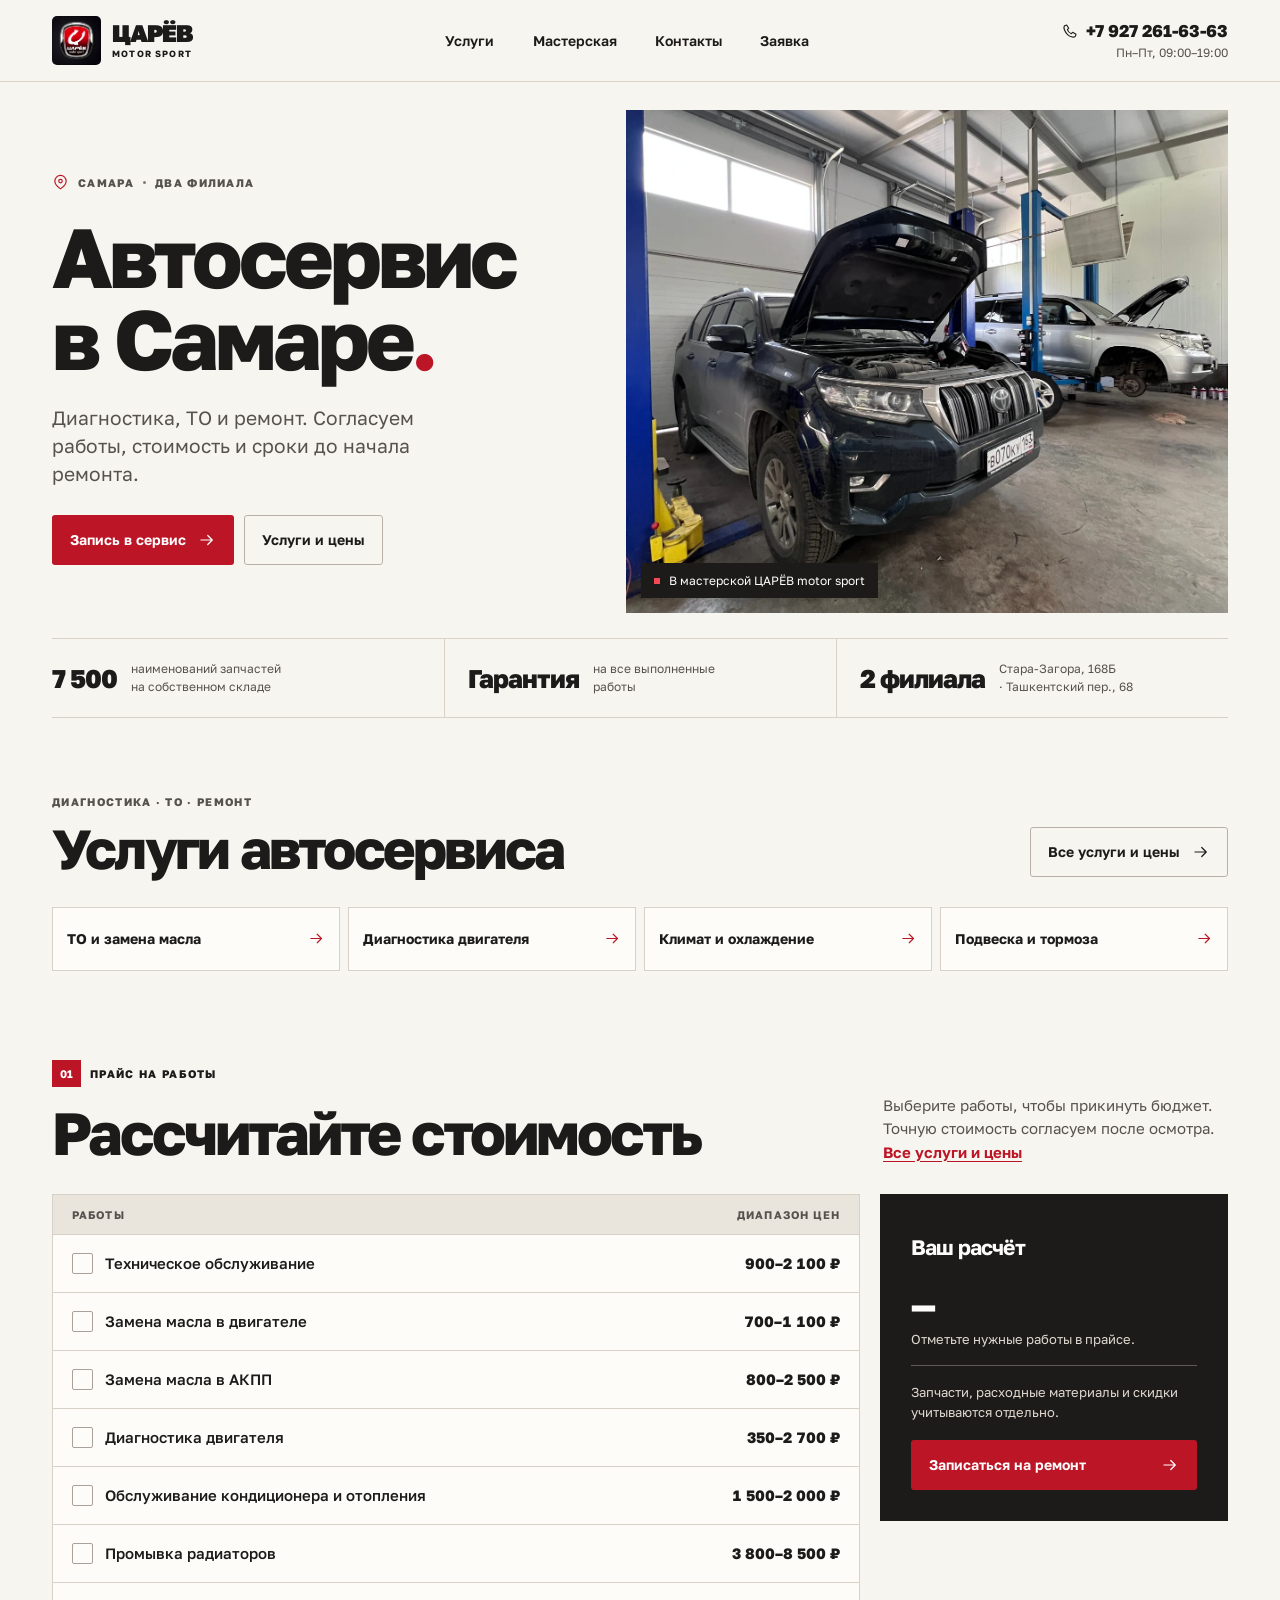
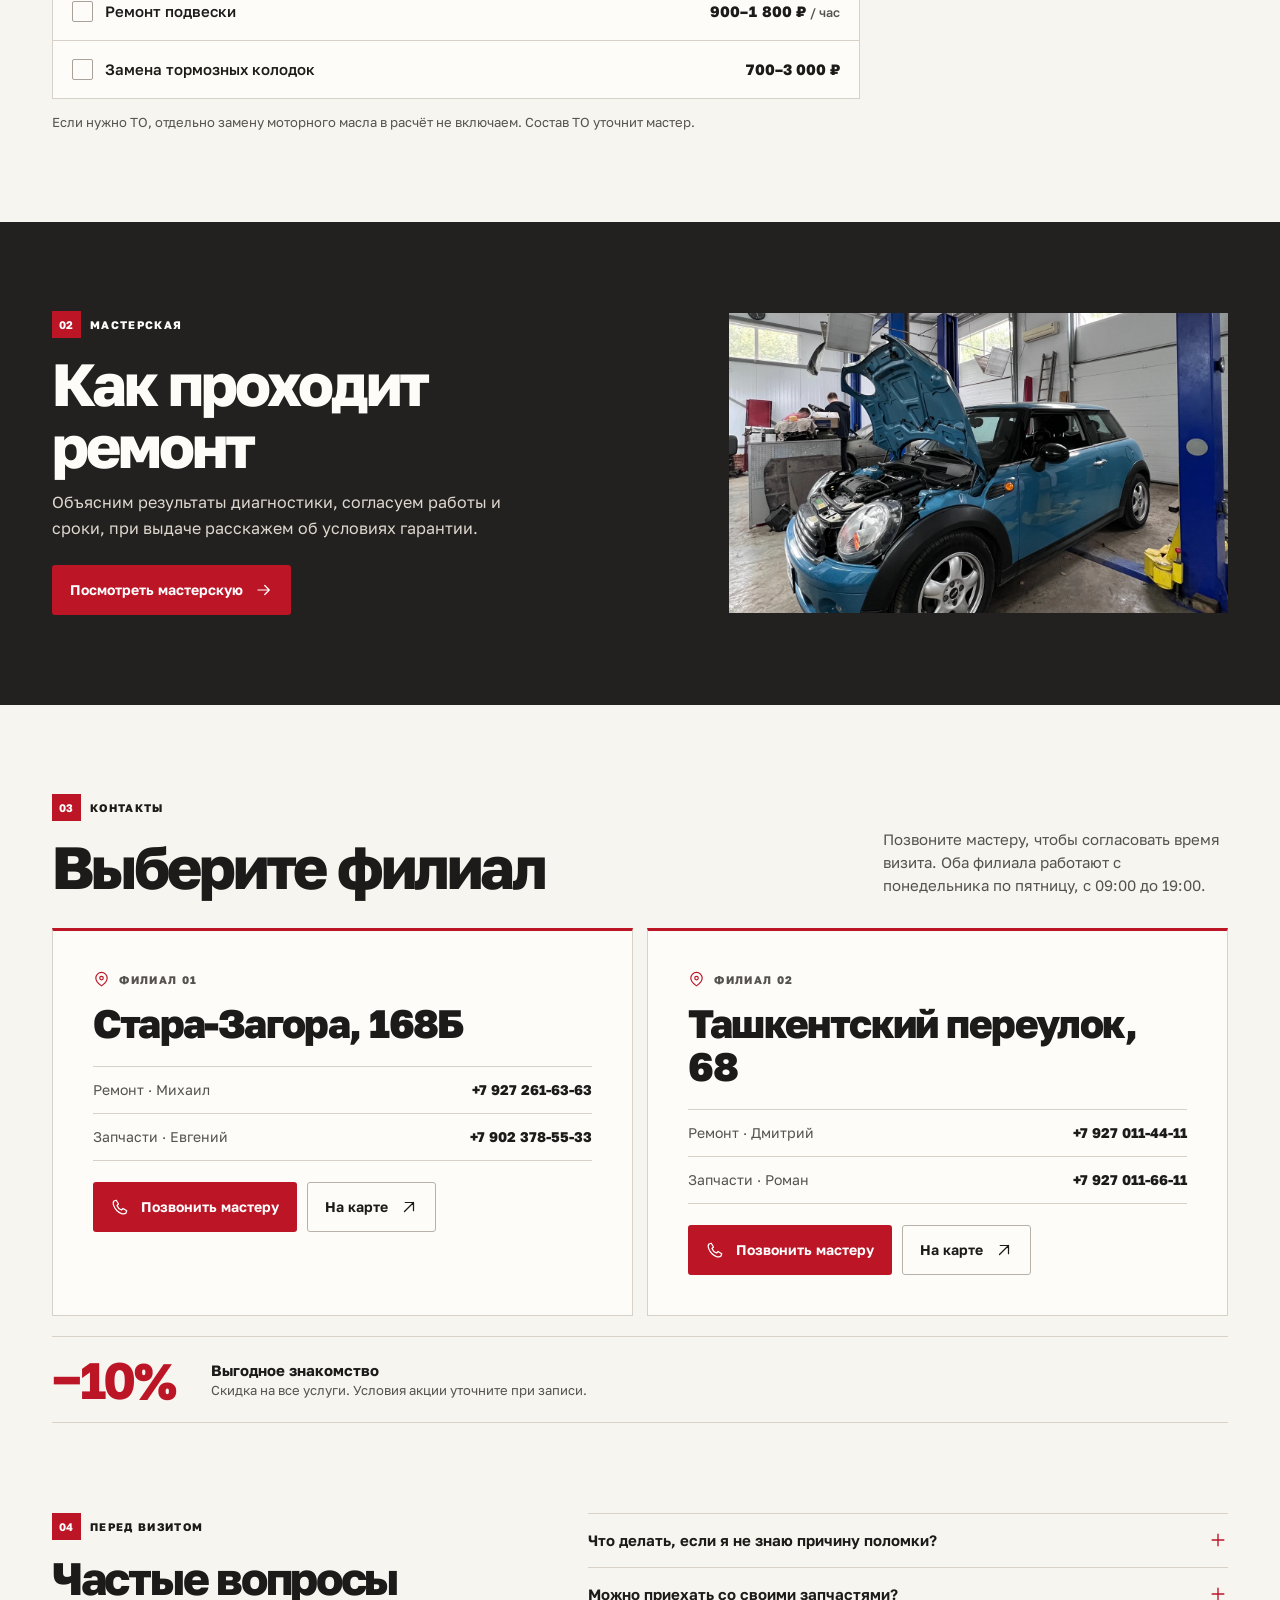
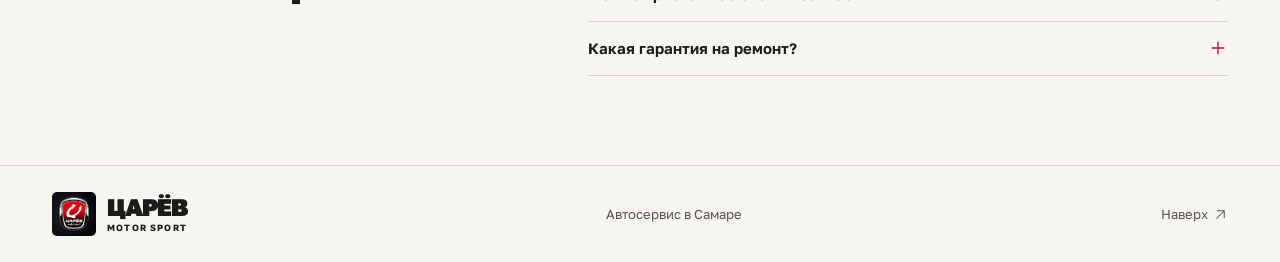
<file: index.html>
<!doctype html>
<html lang="ru">
<head>
  <meta charset="utf-8">
  <meta name="viewport" content="width=device-width, initial-scale=1">
  <meta name="theme-color" content="#f7f5f0">
  <meta name="robots" content="noindex,follow">
  <meta name="description" content="Цены на ТО, диагностику и ремонт. Два филиала ЦАРЁВ motor sport в Самаре.">
  <title>Автосервис в Самаре — ЦАРЁВ motor sport</title>
  <link rel="icon" href="./assets/logo.png">
  <link rel="stylesheet" href="./style.css">
  <script src="app.js" defer></script>
</head>
<body>
<svg class="symbols" xmlns="http://www.w3.org/2000/svg" aria-hidden="true">
    <symbol id="i-arrow" viewBox="0 0 24 24"><path d="M4 12h15m-6-6 6 6-6 6"/></symbol>
    <symbol id="i-out" viewBox="0 0 24 24"><path d="M6 18 18 6M7 6h11v11"/></symbol>
    <symbol id="i-pin" viewBox="0 0 24 24"><path d="M20 10c0 6-8 11-8 11S4 16 4 10a8 8 0 1 1 16 0Z"/><circle cx="12" cy="10" r="2.5"/></symbol>
    <symbol id="i-phone" viewBox="0 0 24 24"><path d="M7 3 4 4c-3 3 1 10 4 13s9 6 12 3l1-3-5-3-2 2c-3-1-5-3-6-6l2-2-3-5Z"/></symbol>
    <symbol id="i-plus" viewBox="0 0 24 24"><path d="M12 5v14M5 12h14"/></symbol>
    <symbol id="i-check" viewBox="0 0 24 24"><path d="m5 12 4 4 10-10"/></symbol>
  </svg>
<a class="skip" href="#main">К содержанию</a>
<header class="site-header" id="top"><div class="wrap header-inner">
    <a class="brand" href="./" aria-label="ЦАРЁВ motor sport, главная"><img src="./assets/logo.png" alt="" width="49" height="49"><span>ЦАРЁВ<small>MOTOR SPORT</small></span></a>
    <nav aria-label="Основная навигация"><a href="./uslugi/">Услуги</a><a href="./masterskaya/">Мастерская</a><a href="./kontakty/">Контакты</a><a href="./zayavka/">Заявка</a></nav>
    <div class="header-call"><a href="tel:+79272616363"><svg aria-hidden="true"><use href="#i-phone"/></svg><span>+7 927 261-63-63</span></a><small>Пн–Пт, 09:00–19:00</small></div>
  </div></header>
<main id="main">

    <section class="hero wrap" aria-labelledby="hero-title">
      <div class="hero-copy">
        <p class="eyebrow"><svg><use href="#i-pin"/></svg> САМАРА <span></span> ДВА ФИЛИАЛА</p>
        <h1 id="hero-title">Автосервис<br> в Самаре<span>.</span></h1>
        <p class="hero-intro">Диагностика, ТО и ремонт. Согласуем работы, стоимость и сроки до начала ремонта.</p>
        <div class="hero-actions">
          <a class="button primary" href="zayavka/">Запись в сервис <svg><use href="#i-arrow"/></svg></a>
          <a class="button outline" href="uslugi/">Услуги и цены</a>
        </div>
      </div>
      <figure class="hero-visual">
        <img src="assets/workshop.webp" alt="Автомобили с открытыми капотами в мастерской ЦАРЁВ" width="1350" height="1800" fetchpriority="high">
        <figcaption><span></span> В мастерской ЦАРЁВ motor sport</figcaption>
      </figure>
      <dl class="facts">
        <div><dt>7 500</dt><dd>наименований запчастей<br> на собственном складе</dd></div>
        <div><dt>Гарантия</dt><dd>на все выполненные<br> работы</dd></div>
        <div><dt>2 филиала</dt><dd>Стара-Загора, 168Б<br> · Ташкентский пер., 68</dd></div>
      </dl>
    </section>

    <section class="wrap home-services" aria-labelledby="home-services-title">
    <div class="section-head"><div><p class="eyebrow">ДИАГНОСТИКА · ТО · РЕМОНТ</p><h2 id="home-services-title">Услуги автосервиса</h2></div>
      <a class="button outline" href="uslugi/">Все услуги и цены <svg aria-hidden="true"><use href="#i-arrow"/></svg></a></div>
    <div class="home-service-grid"><a href="uslugi/#obsluzhivanie"><strong>ТО и замена масла</strong><svg aria-hidden="true"><use href="#i-arrow"/></svg></a><a href="uslugi/#diagnostika"><strong>Диагностика двигателя</strong><svg aria-hidden="true"><use href="#i-arrow"/></svg></a><a href="uslugi/#klimat"><strong>Климат и охлаждение</strong><svg aria-hidden="true"><use href="#i-arrow"/></svg></a><a href="uslugi/#hodovaya"><strong>Подвеска и тормоза</strong><svg aria-hidden="true"><use href="#i-arrow"/></svg></a></div>
  </section><section class="wrap section services" id="services" aria-labelledby="services-title">
      <div class="section-head">
        <div><p class="index"><b>01</b> ПРАЙС НА РАБОТЫ</p><h2 id="services-title">Рассчитайте стоимость</h2></div>
        <p>Выберите работы, чтобы прикинуть бюджет. Точную стоимость согласуем после осмотра. <a class="text-link" href="uslugi/">Все услуги и цены</a></p>
      </div>
      <div class="price-layout">
        <div class="price-list" aria-label="Прайс и выбор работ">
          <div class="price-header">
            <div class="price-heading"><span>Работы</span><span>Диапазон цен</span></div>
            <a href="#estimate" class="estimate-jump" id="estimate-jump" hidden><span id="estimate-jump-text">К расчёту</span><svg><use href="#i-arrow"/></svg></a>
          </div>
          <label class="price-row"><input type="checkbox" name="job" value="maintenance" data-min="900" data-max="2100"><span class="tick"><svg><use href="#i-check"/></svg></span><span>Техническое обслуживание</span><strong>900–2 100 ₽</strong></label>
          <label class="price-row"><input type="checkbox" name="job" value="oil" data-min="700" data-max="1100"><span class="tick"><svg><use href="#i-check"/></svg></span><span>Замена масла в двигателе</span><strong>700–1 100 ₽</strong></label>
          <label class="price-row"><input type="checkbox" name="job" value="transmission" data-min="800" data-max="2500"><span class="tick"><svg><use href="#i-check"/></svg></span><span>Замена масла в АКПП</span><strong>800–2 500 ₽</strong></label>
          <label class="price-row"><input type="checkbox" name="job" value="diagnosis" data-min="350" data-max="2700"><span class="tick"><svg><use href="#i-check"/></svg></span><span>Диагностика двигателя</span><strong>350–2 700 ₽</strong></label>
          <label class="price-row"><input type="checkbox" name="job" value="climate" data-min="1500" data-max="2000"><span class="tick"><svg><use href="#i-check"/></svg></span><span>Обслуживание кондиционера и отопления</span><strong>1 500–2 000 ₽</strong></label>
          <label class="price-row"><input type="checkbox" name="job" value="radiator" data-min="3800" data-max="8500"><span class="tick"><svg><use href="#i-check"/></svg></span><span>Промывка радиаторов</span><strong>3 800–8 500 ₽</strong></label>
          <label class="price-row"><input type="checkbox" name="job" value="suspension" data-min="900" data-max="1800"><span class="tick"><svg><use href="#i-check"/></svg></span><span>Ремонт подвески</span><strong>900–1 800 ₽ <small>/ час</small></strong></label>
          <label class="price-row"><input type="checkbox" name="job" value="brakes" data-min="700" data-max="3000"><span class="tick"><svg><use href="#i-check"/></svg></span><span>Замена тормозных колодок</span><strong>700–3 000 ₽</strong></label>
        </div>
        <aside class="estimate" id="estimate" aria-labelledby="estimate-title">
          <div class="estimate-top"><h3 id="estimate-title">Ваш расчёт</h3><button type="button" class="reset" id="reset" hidden>Сбросить</button></div>
          <div class="estimate-live" role="status" aria-atomic="true">
            <p class="total" id="estimate-total">—</p>
            <p class="estimate-note" id="estimate-note">Отметьте нужные работы в прайсе.</p>
          </div>
          <div class="hour-control" id="hour-control" hidden>
            <label for="hours">Сколько часов займёт ремонт подвески?</label>
            <select id="hours">
              <option value="">Пока не знаю</option>
              <option value="1">1 час</option><option value="2">2 часа</option><option value="3">3 часа</option>
              <option value="4">4 часа</option><option value="6">6 часов</option><option value="8">8 часов</option>
            </select>
          </div>
          <p class="estimate-foot">Запчасти, расходные материалы и скидки учитываются отдельно.</p>
          <a class="button primary" href="zayavka/">Записаться на ремонт <svg><use href="#i-arrow"/></svg></a>
          <noscript><p>Для расчёта суммы включите JavaScript. Цены и телефоны доступны на странице.</p></noscript>
        </aside>
      </div>
      <p class="price-foot">Если нужно ТО, отдельно замену моторного масла в расчёт не включаем. Состав ТО уточнит мастер.</p>
    </section>

    <section class="garage section" id="workshop">
    <div class="wrap teaser">
      <div><p class="index"><b>02</b> МАСТЕРСКАЯ</p><h2>Как проходит ремонт</h2>
        <p>Объясним результаты диагностики, согласуем работы и сроки, при выдаче расскажем об условиях гарантии.</p>
        <a class="button primary" href="masterskaya/">Посмотреть мастерскую <svg aria-hidden="true"><use href="#i-arrow"/></svg></a>
      </div>
      <img src="./assets/mini.webp" alt="MINI с открытым капотом в мастерской" width="1350" height="1800" loading="lazy">
    </div>
  </section>

    <section class="wrap section contacts" id="contacts" aria-labelledby="contacts-title">
      <div class="section-head">
        <div><p class="index"><b>03</b> КОНТАКТЫ</p><h2 id="contacts-title">Выберите филиал</h2></div>
        <p>Позвоните мастеру, чтобы согласовать время визита. Оба филиала работают с понедельника по пятницу, с 09:00 до 19:00.</p>
      </div>
      <div class="branches">
        <article class="branch">
          <p class="branch-label"><svg><use href="#i-pin"/></svg> ФИЛИАЛ 01</p>
          <h3>Стара-Загора, 168Б</h3>
          <div class="branch-phones">
            <div><span>Ремонт · Михаил</span><a href="tel:+79272616363">+7 927 261-63-63</a></div>
            <div><span>Запчасти · Евгений</span><a href="tel:+79023785533">+7 902 378-55-33</a></div>
          </div>
          <div class="branch-actions">
            <a class="button primary" href="tel:+79272616363"><svg><use href="#i-phone"/></svg> Позвонить мастеру</a>
            <a class="button outline" href="https://yandex.ru/maps/?text=%D0%A1%D0%B0%D0%BC%D0%B0%D1%80%D0%B0%20%D1%83%D0%BB.%20%D0%A1%D1%82%D0%B0%D1%80%D0%B0-%D0%97%D0%B0%D0%B3%D0%BE%D1%80%D0%B0%2C%20168%D0%91" target="_blank" rel="noopener noreferrer">На карте <svg><use href="#i-out"/></svg></a>
          </div>
        </article>
        <article class="branch">
          <p class="branch-label"><svg><use href="#i-pin"/></svg> ФИЛИАЛ 02</p>
          <h3>Ташкентский переулок, 68</h3>
          <div class="branch-phones">
            <div><span>Ремонт · Дмитрий</span><a href="tel:+79270114411">+7 927 011-44-11</a></div>
            <div><span>Запчасти · Роман</span><a href="tel:+79270116611">+7 927 011-66-11</a></div>
          </div>
          <div class="branch-actions">
            <a class="button primary" href="tel:+79270114411"><svg><use href="#i-phone"/></svg> Позвонить мастеру</a>
            <a class="button outline" href="https://yandex.ru/maps/?text=%D0%A1%D0%B0%D0%BC%D0%B0%D1%80%D0%B0%20%D0%A2%D0%B0%D1%88%D0%BA%D0%B5%D0%BD%D1%82%D1%81%D0%BA%D0%B8%D0%B9%20%D0%BF%D0%B5%D1%80%D0%B5%D1%83%D0%BB%D0%BE%D0%BA%2C%2068" target="_blank" rel="noopener noreferrer">На карте <svg><use href="#i-out"/></svg></a>
          </div>
        </article>
      </div>
      <div class="offer">
        <strong>−10%</strong>
        <p><b>Выгодное знакомство</b><span>Скидка на все услуги. Условия акции уточните при записи.</span></p>
      </div>
    </section>

    <section class="wrap section faq" aria-labelledby="faq-title">
      <div><p class="index"><b>04</b> ПЕРЕД ВИЗИТОМ</p><h2 id="faq-title">Частые вопросы</h2></div>
      <div>
        <details><summary>Что делать, если я не знаю причину поломки? <svg><use href="#i-plus"/></svg></summary><p>Позвоните мастеру и опишите, что изменилось в работе автомобиля. Он подскажет, с какой проверки начать.</p></details>
        <details><summary>Можно приехать со своими запчастями? <svg><use href="#i-plus"/></svg></summary><p>Обсудите это при записи. Мастер уточнит, подходят ли детали для ремонта. Если нужно, поможем подобрать оригинал или аналог.</p></details>
        <details><summary>Какая гарантия на ремонт? <svg><use href="#i-plus"/></svg></summary><p>Гарантия распространяется на все выполненные операции. Подробные условия мастер объяснит при согласовании работ.</p></details>
      </div>
    </section>
  
</main>
<footer><div class="wrap footer-inner"><a class="brand" href="./" aria-label="ЦАРЁВ motor sport, главная"><img src="./assets/logo.png" alt="" width="49" height="49"><span>ЦАРЁВ<small>MOTOR SPORT</small></span></a><p>Автосервис в Самаре</p><a class="top-link" href="#top">Наверх <svg aria-hidden="true"><use href="#i-out"/></svg></a></div></footer>
  <nav class="mobile-bar" aria-label="Быстрые действия">
    <a class="button outline" href="./uslugi/">Все услуги</a>
    <a class="button primary" href="./zayavka/">Запись в сервис <svg aria-hidden="true"><use href="#i-arrow"/></svg></a>
  </nav>
</body>
</html>
</file>
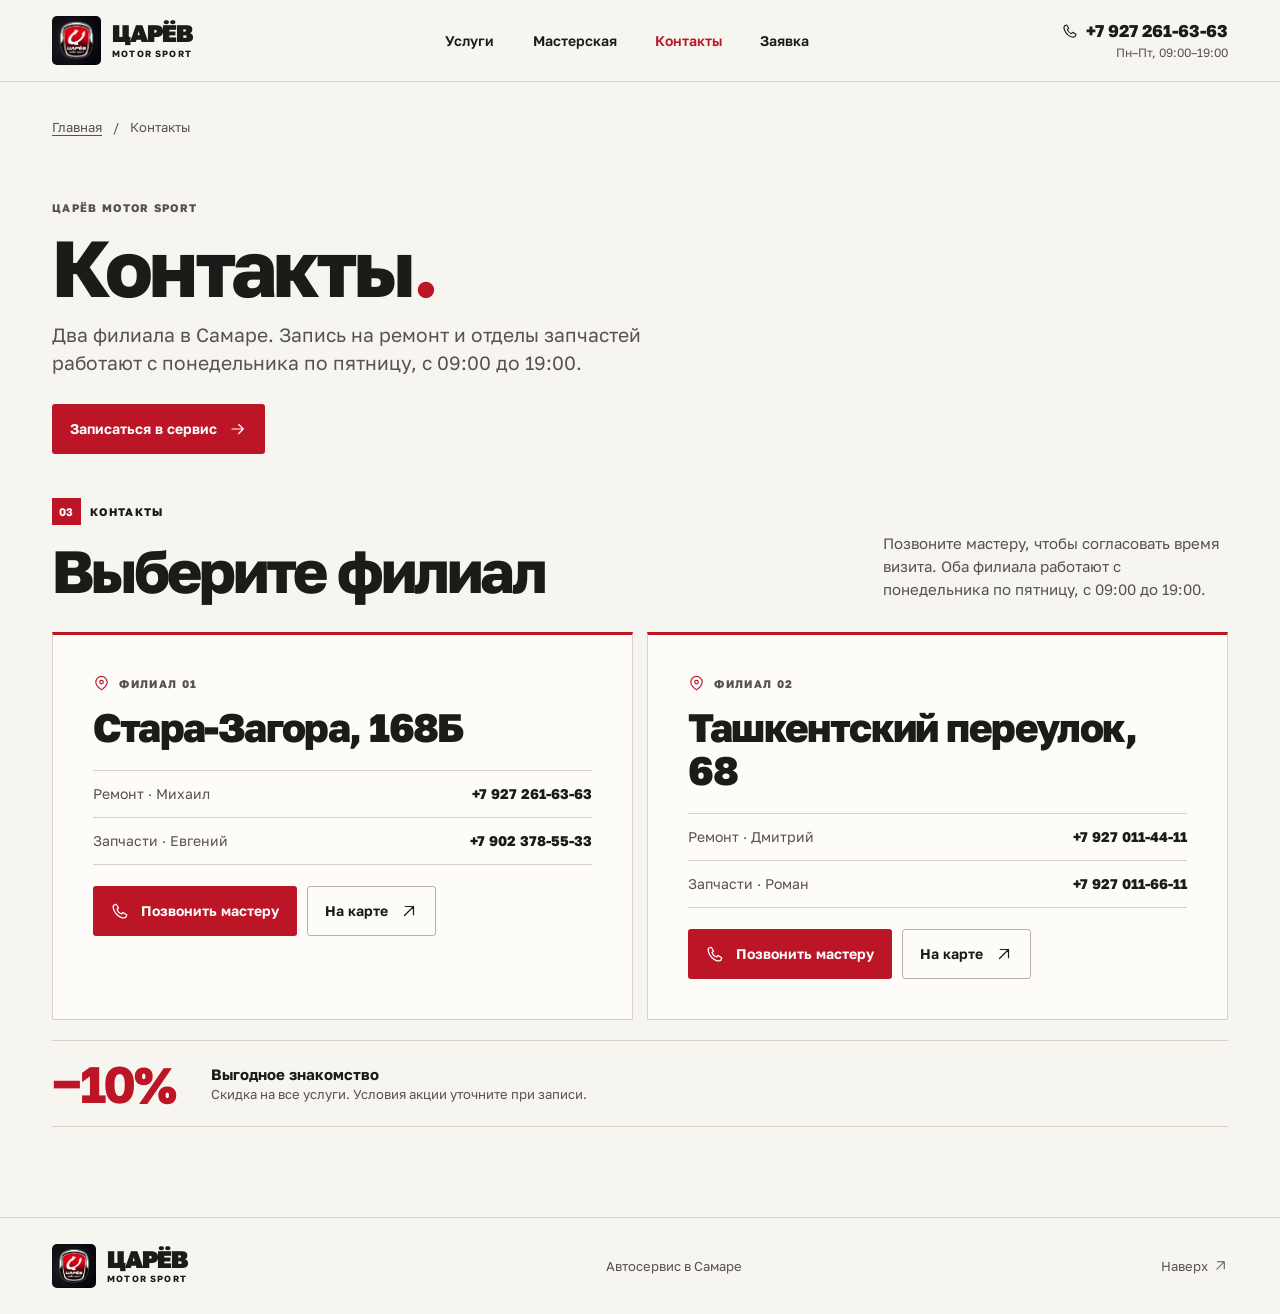
<file: kontakty/index.html>
<!doctype html>
<html lang="ru">
<head>
  <meta charset="utf-8">
  <meta name="viewport" content="width=device-width, initial-scale=1">
  <meta name="theme-color" content="#f7f5f0">
  <meta name="robots" content="noindex,follow">
  <meta name="description" content="Два филиала в Самаре. Запись на ремонт и отделы запчастей работают с понедельника по пятницу, с 09:00 до 19:00.">
  <title>Контакты — ЦАРЁВ motor sport</title>
  <link rel="icon" href="../assets/logo.png">
  <link rel="stylesheet" href="../style.css">
  
</head>
<body>
<svg class="symbols" xmlns="http://www.w3.org/2000/svg" aria-hidden="true">
    <symbol id="i-arrow" viewBox="0 0 24 24"><path d="M4 12h15m-6-6 6 6-6 6"/></symbol>
    <symbol id="i-out" viewBox="0 0 24 24"><path d="M6 18 18 6M7 6h11v11"/></symbol>
    <symbol id="i-pin" viewBox="0 0 24 24"><path d="M20 10c0 6-8 11-8 11S4 16 4 10a8 8 0 1 1 16 0Z"/><circle cx="12" cy="10" r="2.5"/></symbol>
    <symbol id="i-phone" viewBox="0 0 24 24"><path d="M7 3 4 4c-3 3 1 10 4 13s9 6 12 3l1-3-5-3-2 2c-3-1-5-3-6-6l2-2-3-5Z"/></symbol>
    <symbol id="i-plus" viewBox="0 0 24 24"><path d="M12 5v14M5 12h14"/></symbol>
    <symbol id="i-check" viewBox="0 0 24 24"><path d="m5 12 4 4 10-10"/></symbol>
  </svg>
<a class="skip" href="#main">К содержанию</a>
<header class="site-header" id="top"><div class="wrap header-inner">
    <a class="brand" href="../" aria-label="ЦАРЁВ motor sport, главная"><img src="../assets/logo.png" alt="" width="49" height="49"><span>ЦАРЁВ<small>MOTOR SPORT</small></span></a>
    <nav aria-label="Основная навигация"><a href="../uslugi/">Услуги</a><a href="../masterskaya/">Мастерская</a><a href="../kontakty/" aria-current="page">Контакты</a><a href="../zayavka/">Заявка</a></nav>
    <div class="header-call"><a href="tel:+79272616363"><svg aria-hidden="true"><use href="#i-phone"/></svg><span>+7 927 261-63-63</span></a><small>Пн–Пт, 09:00–19:00</small></div>
  </div></header>
<main id="main">
<div class="wrap page-shell contact-intro"><div class="page-intro"><nav class="crumbs" aria-label="Хлебные крошки"><a href="../">Главная</a><span aria-hidden="true">/</span><span aria-current="page">Контакты</span></nav>
    <p class="eyebrow">ЦАРЁВ MOTOR SPORT</p>
    <h1>Контакты<span>.</span></h1>
    <p class="hero-intro">Два филиала в Самаре. Запись на ремонт и отделы запчастей работают с понедельника по пятницу, с 09:00 до 19:00.</p>
    <div class="hero-actions"><a class="button primary" href="../zayavka/">Записаться в сервис <svg aria-hidden="true"><use href="#i-arrow"/></svg></a></div>
  </div></div><section class="wrap section contacts" id="contacts" aria-labelledby="contacts-title">
      <div class="section-head">
        <div><p class="index"><b>03</b> КОНТАКТЫ</p><h2 id="contacts-title">Выберите филиал</h2></div>
        <p>Позвоните мастеру, чтобы согласовать время визита. Оба филиала работают с понедельника по пятницу, с 09:00 до 19:00.</p>
      </div>
      <div class="branches">
        <article class="branch">
          <p class="branch-label"><svg><use href="#i-pin"/></svg> ФИЛИАЛ 01</p>
          <h3>Стара-Загора, 168Б</h3>
          <div class="branch-phones">
            <div><span>Ремонт · Михаил</span><a href="tel:+79272616363">+7 927 261-63-63</a></div>
            <div><span>Запчасти · Евгений</span><a href="tel:+79023785533">+7 902 378-55-33</a></div>
          </div>
          <div class="branch-actions">
            <a class="button primary" href="tel:+79272616363"><svg><use href="#i-phone"/></svg> Позвонить мастеру</a>
            <a class="button outline" href="https://yandex.ru/maps/?text=%D0%A1%D0%B0%D0%BC%D0%B0%D1%80%D0%B0%20%D1%83%D0%BB.%20%D0%A1%D1%82%D0%B0%D1%80%D0%B0-%D0%97%D0%B0%D0%B3%D0%BE%D1%80%D0%B0%2C%20168%D0%91" target="_blank" rel="noopener noreferrer">На карте <svg><use href="#i-out"/></svg></a>
          </div>
        </article>
        <article class="branch">
          <p class="branch-label"><svg><use href="#i-pin"/></svg> ФИЛИАЛ 02</p>
          <h3>Ташкентский переулок, 68</h3>
          <div class="branch-phones">
            <div><span>Ремонт · Дмитрий</span><a href="tel:+79270114411">+7 927 011-44-11</a></div>
            <div><span>Запчасти · Роман</span><a href="tel:+79270116611">+7 927 011-66-11</a></div>
          </div>
          <div class="branch-actions">
            <a class="button primary" href="tel:+79270114411"><svg><use href="#i-phone"/></svg> Позвонить мастеру</a>
            <a class="button outline" href="https://yandex.ru/maps/?text=%D0%A1%D0%B0%D0%BC%D0%B0%D1%80%D0%B0%20%D0%A2%D0%B0%D1%88%D0%BA%D0%B5%D0%BD%D1%82%D1%81%D0%BA%D0%B8%D0%B9%20%D0%BF%D0%B5%D1%80%D0%B5%D1%83%D0%BB%D0%BE%D0%BA%2C%2068" target="_blank" rel="noopener noreferrer">На карте <svg><use href="#i-out"/></svg></a>
          </div>
        </article>
      </div>
      <div class="offer">
        <strong>−10%</strong>
        <p><b>Выгодное знакомство</b><span>Скидка на все услуги. Условия акции уточните при записи.</span></p>
      </div>
    </section>
</main>
<footer><div class="wrap footer-inner"><a class="brand" href="../" aria-label="ЦАРЁВ motor sport, главная"><img src="../assets/logo.png" alt="" width="49" height="49"><span>ЦАРЁВ<small>MOTOR SPORT</small></span></a><p>Автосервис в Самаре</p><a class="top-link" href="#top">Наверх <svg aria-hidden="true"><use href="#i-out"/></svg></a></div></footer>
  <nav class="mobile-bar" aria-label="Быстрые действия">
    <a class="button outline" href="../uslugi/">Все услуги</a>
    <a class="button primary" href="../zayavka/">Запись в сервис <svg aria-hidden="true"><use href="#i-arrow"/></svg></a>
  </nav>
</body>
</html>
</file>
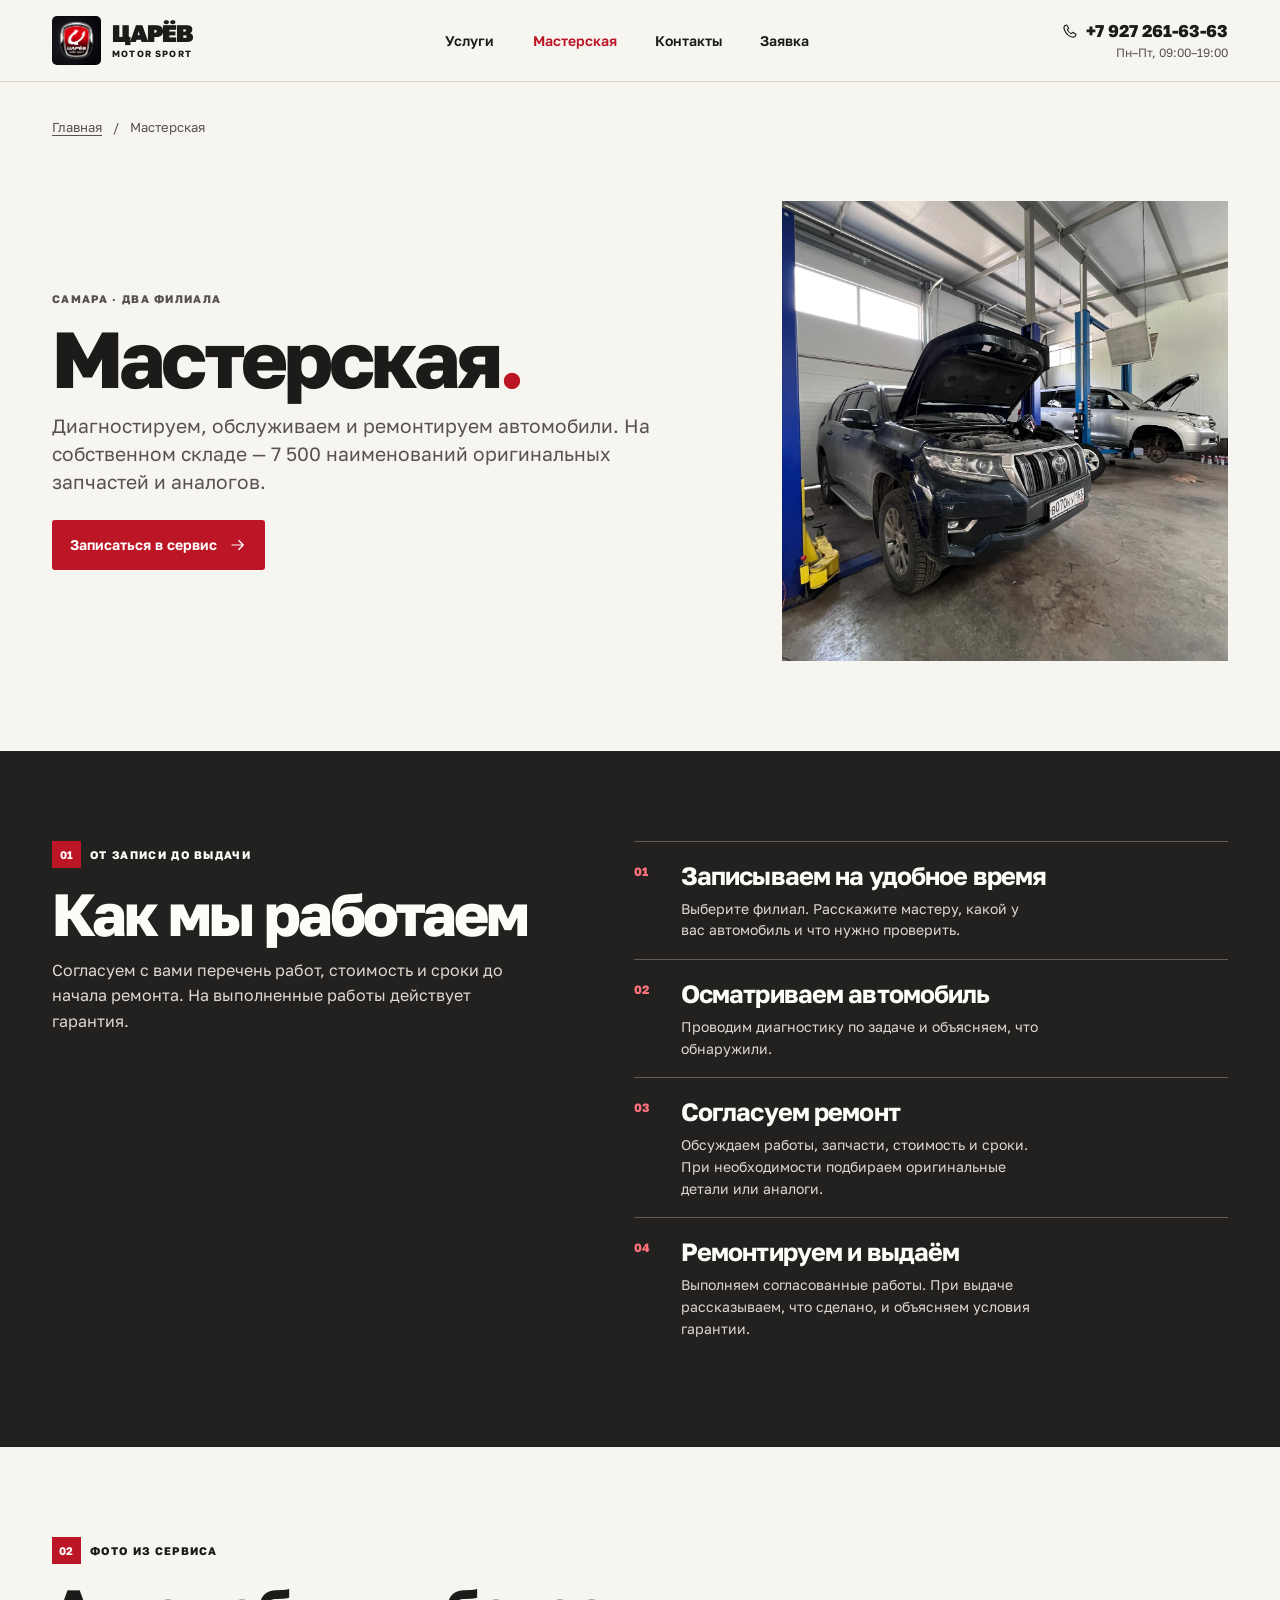
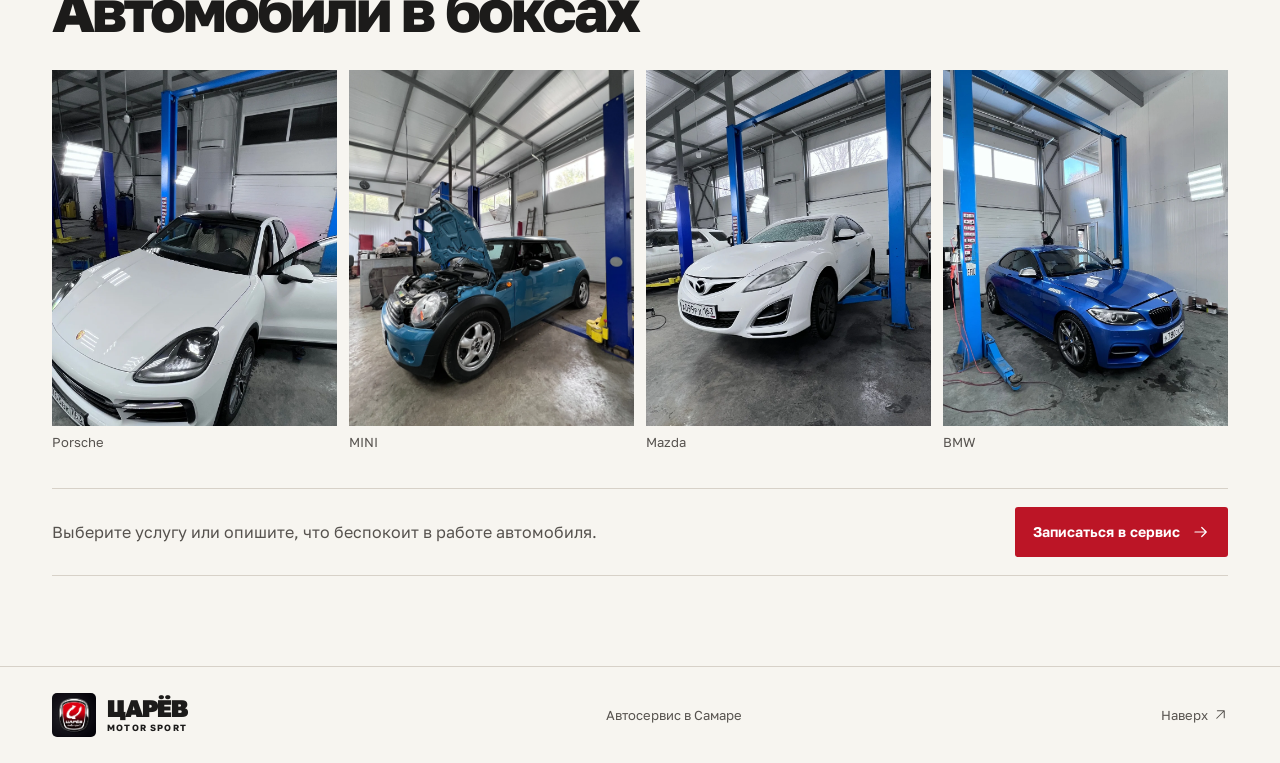
<file: masterskaya/index.html>
<!doctype html>
<html lang="ru">
<head>
  <meta charset="utf-8">
  <meta name="viewport" content="width=device-width, initial-scale=1">
  <meta name="theme-color" content="#f7f5f0">
  <meta name="robots" content="noindex,follow">
  <meta name="description" content="Как проходит ремонт в ЦАРЁВ motor sport. Фотографии мастерской, запчасти и гарантия на работы.">
  <title>Мастерская — ЦАРЁВ motor sport</title>
  <link rel="icon" href="../assets/logo.png">
  <link rel="stylesheet" href="../style.css">
  
</head>
<body>
<svg class="symbols" xmlns="http://www.w3.org/2000/svg" aria-hidden="true">
    <symbol id="i-arrow" viewBox="0 0 24 24"><path d="M4 12h15m-6-6 6 6-6 6"/></symbol>
    <symbol id="i-out" viewBox="0 0 24 24"><path d="M6 18 18 6M7 6h11v11"/></symbol>
    <symbol id="i-pin" viewBox="0 0 24 24"><path d="M20 10c0 6-8 11-8 11S4 16 4 10a8 8 0 1 1 16 0Z"/><circle cx="12" cy="10" r="2.5"/></symbol>
    <symbol id="i-phone" viewBox="0 0 24 24"><path d="M7 3 4 4c-3 3 1 10 4 13s9 6 12 3l1-3-5-3-2 2c-3-1-5-3-6-6l2-2-3-5Z"/></symbol>
    <symbol id="i-plus" viewBox="0 0 24 24"><path d="M12 5v14M5 12h14"/></symbol>
    <symbol id="i-check" viewBox="0 0 24 24"><path d="m5 12 4 4 10-10"/></symbol>
  </svg>
<a class="skip" href="#main">К содержанию</a>
<header class="site-header" id="top"><div class="wrap header-inner">
    <a class="brand" href="../" aria-label="ЦАРЁВ motor sport, главная"><img src="../assets/logo.png" alt="" width="49" height="49"><span>ЦАРЁВ<small>MOTOR SPORT</small></span></a>
    <nav aria-label="Основная навигация"><a href="../uslugi/">Услуги</a><a href="../masterskaya/" aria-current="page">Мастерская</a><a href="../kontakty/">Контакты</a><a href="../zayavka/">Заявка</a></nav>
    <div class="header-call"><a href="tel:+79272616363"><svg aria-hidden="true"><use href="#i-phone"/></svg><span>+7 927 261-63-63</span></a><small>Пн–Пт, 09:00–19:00</small></div>
  </div></header>
<main id="main">
<section class="wrap page-shell">
  <nav class="crumbs" aria-label="Хлебные крошки"><a href="../">Главная</a><span aria-hidden="true">/</span><span aria-current="page">Мастерская</span></nav>
  <div class="detail-head workshop-head"><div>
    <p class="eyebrow">САМАРА · ДВА ФИЛИАЛА</p><h1>Мастерская<span>.</span></h1>
    <p class="hero-intro">Диагностируем, обслуживаем и ремонтируем автомобили. На собственном складе — 7 500 наименований оригинальных запчастей и аналогов.</p>
    <a class="button primary" href="../zayavka/">Записаться в сервис <svg aria-hidden="true"><use href="#i-arrow"/></svg></a>
  </div><figure><img src="../assets/workshop.webp" alt="Рабочие боксы мастерской ЦАРЁВ" width="1350" height="1800" fetchpriority="high"></figure></div>
</section>
<section class="garage section"><div class="wrap workshop-process">
  <div><p class="index"><b>01</b> ОТ ЗАПИСИ ДО ВЫДАЧИ</p><h2>Как мы работаем</h2><p>Согласуем с вами перечень работ, стоимость и сроки до начала ремонта. На выполненные работы действует гарантия.</p></div>
  <ol class="steps">
    <li><span>01</span><div><h3>Записываем на удобное время</h3><p>Выберите филиал. Расскажите мастеру, какой у вас автомобиль и что нужно проверить.</p></div></li>
    <li><span>02</span><div><h3>Осматриваем автомобиль</h3><p>Проводим диагностику по задаче и объясняем, что обнаружили.</p></div></li>
    <li><span>03</span><div><h3>Согласуем ремонт</h3><p>Обсуждаем работы, запчасти, стоимость и сроки. При необходимости подбираем оригинальные детали или аналоги.</p></div></li>
    <li><span>04</span><div><h3>Ремонтируем и выдаём</h3><p>Выполняем согласованные работы. При выдаче рассказываем, что сделано, и объясняем условия гарантии.</p></div></li>
  </ol>
</div></section>
<section class="wrap section">
  <div class="section-head"><div><p class="index"><b>02</b> ФОТО ИЗ СЕРВИСА</p><h2>Автомобили в боксах</h2></div></div>
  <div class="workshop-gallery"><figure><img src="../assets/porsche.webp" alt="Porsche в сервисном боксе" width="1350" height="1800" loading="lazy"><figcaption>Porsche</figcaption></figure><figure><img src="../assets/mini.webp" alt="MINI с открытым капотом" width="1350" height="1800" loading="lazy"><figcaption>MINI</figcaption></figure><figure><img src="../assets/mazda.webp" alt="Mazda на подъёмнике" width="1350" height="1800" loading="lazy"><figcaption>Mazda</figcaption></figure><figure><img src="../assets/bmw.webp" alt="BMW в сервисном боксе" width="1350" height="1800" loading="lazy"><figcaption>BMW</figcaption></figure></div>
  <div class="page-callout"><p>Выберите услугу или опишите, что беспокоит в работе автомобиля.</p><a class="button primary" href="../zayavka/">Записаться в сервис <svg aria-hidden="true"><use href="#i-arrow"/></svg></a></div>
</section>
</main>
<footer><div class="wrap footer-inner"><a class="brand" href="../" aria-label="ЦАРЁВ motor sport, главная"><img src="../assets/logo.png" alt="" width="49" height="49"><span>ЦАРЁВ<small>MOTOR SPORT</small></span></a><p>Автосервис в Самаре</p><a class="top-link" href="#top">Наверх <svg aria-hidden="true"><use href="#i-out"/></svg></a></div></footer>
  <nav class="mobile-bar" aria-label="Быстрые действия">
    <a class="button outline" href="../uslugi/">Все услуги</a>
    <a class="button primary" href="../zayavka/">Запись в сервис <svg aria-hidden="true"><use href="#i-arrow"/></svg></a>
  </nav>
</body>
</html>
</file>
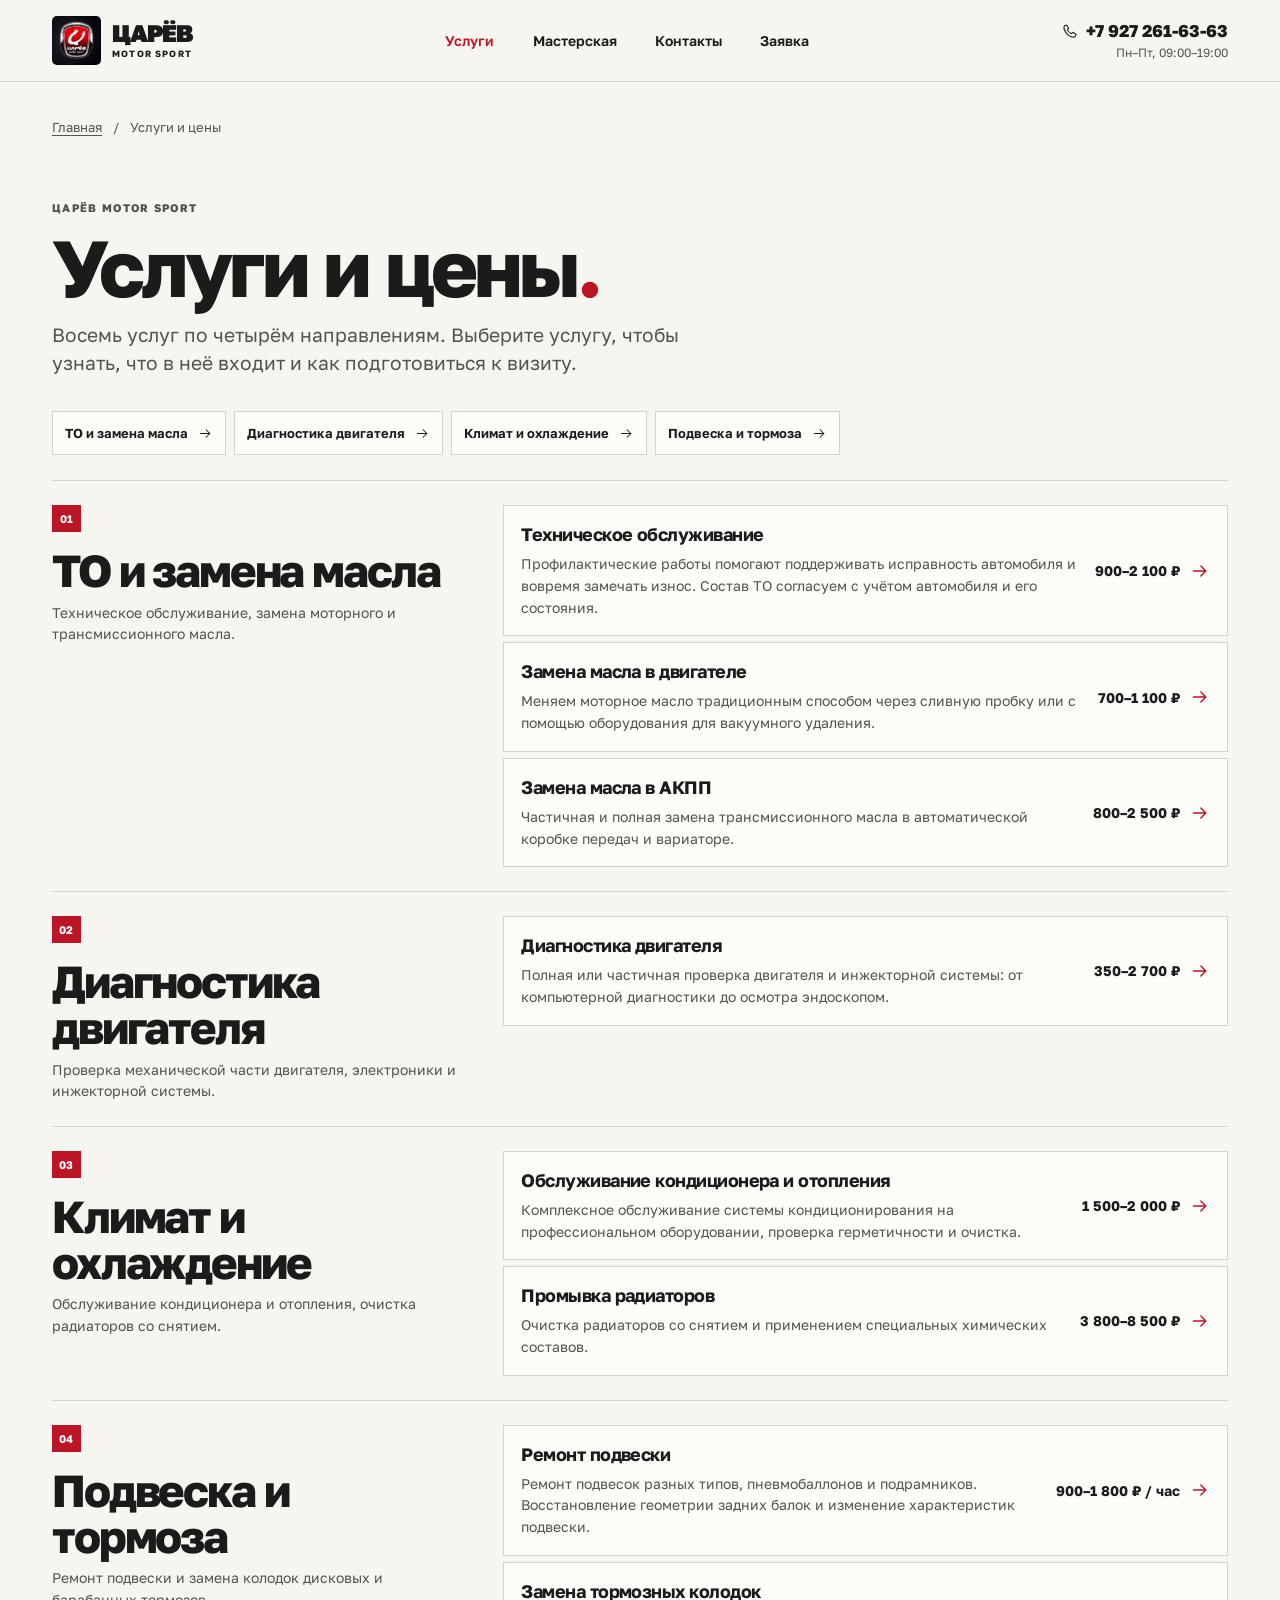
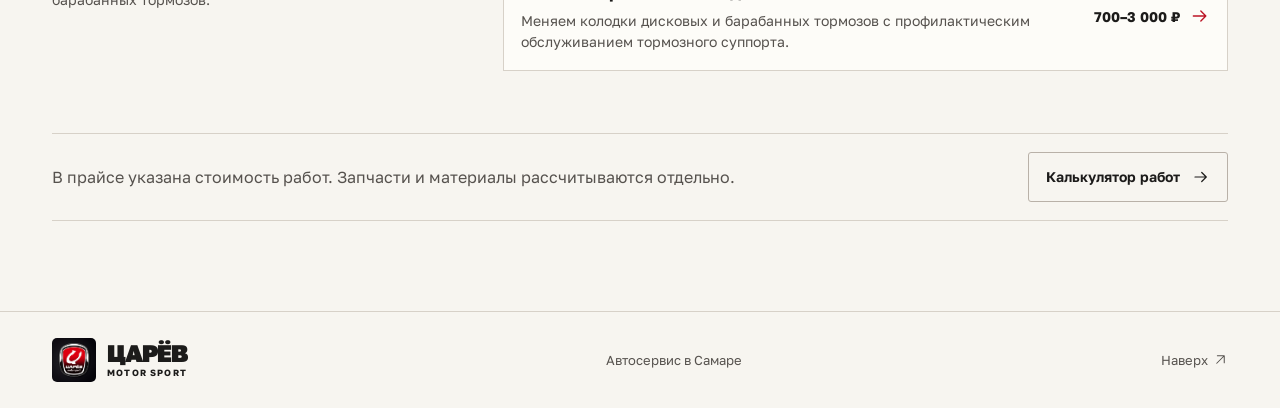
<file: uslugi/index.html>
<!doctype html>
<html lang="ru">
<head>
  <meta charset="utf-8">
  <meta name="viewport" content="width=device-width, initial-scale=1">
  <meta name="theme-color" content="#f7f5f0">
  <meta name="robots" content="noindex,follow">
  <meta name="description" content="Каталог работ и цены автосервиса ЦАРЁВ motor sport в Самаре.">
  <title>Услуги и цены — ЦАРЁВ motor sport</title>
  <link rel="icon" href="../assets/logo.png">
  <link rel="stylesheet" href="../style.css">
  
</head>
<body>
<svg class="symbols" xmlns="http://www.w3.org/2000/svg" aria-hidden="true">
    <symbol id="i-arrow" viewBox="0 0 24 24"><path d="M4 12h15m-6-6 6 6-6 6"/></symbol>
    <symbol id="i-out" viewBox="0 0 24 24"><path d="M6 18 18 6M7 6h11v11"/></symbol>
    <symbol id="i-pin" viewBox="0 0 24 24"><path d="M20 10c0 6-8 11-8 11S4 16 4 10a8 8 0 1 1 16 0Z"/><circle cx="12" cy="10" r="2.5"/></symbol>
    <symbol id="i-phone" viewBox="0 0 24 24"><path d="M7 3 4 4c-3 3 1 10 4 13s9 6 12 3l1-3-5-3-2 2c-3-1-5-3-6-6l2-2-3-5Z"/></symbol>
    <symbol id="i-plus" viewBox="0 0 24 24"><path d="M12 5v14M5 12h14"/></symbol>
    <symbol id="i-check" viewBox="0 0 24 24"><path d="m5 12 4 4 10-10"/></symbol>
  </svg>
<a class="skip" href="#main">К содержанию</a>
<header class="site-header" id="top"><div class="wrap header-inner">
    <a class="brand" href="../" aria-label="ЦАРЁВ motor sport, главная"><img src="../assets/logo.png" alt="" width="49" height="49"><span>ЦАРЁВ<small>MOTOR SPORT</small></span></a>
    <nav aria-label="Основная навигация"><a href="../uslugi/" aria-current="page">Услуги</a><a href="../masterskaya/">Мастерская</a><a href="../kontakty/">Контакты</a><a href="../zayavka/">Заявка</a></nav>
    <div class="header-call"><a href="tel:+79272616363"><svg aria-hidden="true"><use href="#i-phone"/></svg><span>+7 927 261-63-63</span></a><small>Пн–Пт, 09:00–19:00</small></div>
  </div></header>
<main id="main">
<section class="wrap page-shell">
  <div class="page-intro"><nav class="crumbs" aria-label="Хлебные крошки"><a href="../">Главная</a><span aria-hidden="true">/</span><span aria-current="page">Услуги и цены</span></nav>
    <p class="eyebrow">ЦАРЁВ MOTOR SPORT</p>
    <h1>Услуги и цены<span>.</span></h1>
    <p class="hero-intro">Восемь услуг по четырём направлениям. Выберите услугу, чтобы узнать, что в неё входит и как подготовиться к визиту.</p>
    
  </div>
  <nav class="catalog-nav" aria-label="Категории услуг">
    <a href="#obsluzhivanie">ТО и замена масла <svg aria-hidden="true"><use href="#i-arrow"/></svg></a><a href="#diagnostika">Диагностика двигателя <svg aria-hidden="true"><use href="#i-arrow"/></svg></a><a href="#klimat">Климат и охлаждение <svg aria-hidden="true"><use href="#i-arrow"/></svg></a><a href="#hodovaya">Подвеска и тормоза <svg aria-hidden="true"><use href="#i-arrow"/></svg></a>
  </nav>
  <section class="catalog-group" id="obsluzhivanie">
    <div class="catalog-title"><p class="index"><b>01</b></p><h2>ТО и замена масла</h2><p>Техническое обслуживание, замена моторного и трансмиссионного масла.</p></div>
    <div class="catalog-list"><a class="catalog-job" href="../uslugi/tekhnicheskoe-obsluzhivanie/">
      <div><h3>Техническое обслуживание</h3><p>Профилактические работы помогают поддерживать исправность автомобиля и вовремя замечать износ. Состав ТО согласуем с учётом автомобиля и его состояния.</p></div>
      <strong>900–2 100 ₽</strong><svg aria-hidden="true"><use href="#i-arrow"/></svg>
    </a><a class="catalog-job" href="../uslugi/zamena-masla-dvigatelya/">
      <div><h3>Замена масла в двигателе</h3><p>Меняем моторное масло традиционным способом через сливную пробку или с помощью оборудования для вакуумного удаления.</p></div>
      <strong>700–1 100 ₽</strong><svg aria-hidden="true"><use href="#i-arrow"/></svg>
    </a><a class="catalog-job" href="../uslugi/zamena-masla-akpp/">
      <div><h3>Замена масла в АКПП</h3><p>Частичная и полная замена трансмиссионного масла в автоматической коробке передач и вариаторе.</p></div>
      <strong>800–2 500 ₽</strong><svg aria-hidden="true"><use href="#i-arrow"/></svg>
    </a></div>
  </section><section class="catalog-group" id="diagnostika">
    <div class="catalog-title"><p class="index"><b>02</b></p><h2>Диагностика двигателя</h2><p>Проверка механической части двигателя, электроники и инжекторной системы.</p></div>
    <div class="catalog-list"><a class="catalog-job" href="../uslugi/diagnostika-dvigatelya/">
      <div><h3>Диагностика двигателя</h3><p>Полная или частичная проверка двигателя и инжекторной системы: от компьютерной диагностики до осмотра эндоскопом.</p></div>
      <strong>350–2 700 ₽</strong><svg aria-hidden="true"><use href="#i-arrow"/></svg>
    </a></div>
  </section><section class="catalog-group" id="klimat">
    <div class="catalog-title"><p class="index"><b>03</b></p><h2>Климат и охлаждение</h2><p>Обслуживание кондиционера и отопления, очистка радиаторов со снятием.</p></div>
    <div class="catalog-list"><a class="catalog-job" href="../uslugi/obsluzhivanie-konditsionera/">
      <div><h3>Обслуживание кондиционера и отопления</h3><p>Комплексное обслуживание системы кондиционирования на профессиональном оборудовании, проверка герметичности и очистка.</p></div>
      <strong>1 500–2 000 ₽</strong><svg aria-hidden="true"><use href="#i-arrow"/></svg>
    </a><a class="catalog-job" href="../uslugi/promyvka-radiatorov/">
      <div><h3>Промывка радиаторов</h3><p>Очистка радиаторов со снятием и применением специальных химических составов.</p></div>
      <strong>3 800–8 500 ₽</strong><svg aria-hidden="true"><use href="#i-arrow"/></svg>
    </a></div>
  </section><section class="catalog-group" id="hodovaya">
    <div class="catalog-title"><p class="index"><b>04</b></p><h2>Подвеска и тормоза</h2><p>Ремонт подвески и замена колодок дисковых и барабанных тормозов.</p></div>
    <div class="catalog-list"><a class="catalog-job" href="../uslugi/remont-podveski/">
      <div><h3>Ремонт подвески</h3><p>Ремонт подвесок разных типов, пневмобаллонов и подрамников. Восстановление геометрии задних балок и изменение характеристик подвески.</p></div>
      <strong>900–1 800 ₽ / час</strong><svg aria-hidden="true"><use href="#i-arrow"/></svg>
    </a><a class="catalog-job" href="../uslugi/zamena-tormoznykh-kolodok/">
      <div><h3>Замена тормозных колодок</h3><p>Меняем колодки дисковых и барабанных тормозов с профилактическим обслуживанием тормозного суппорта.</p></div>
      <strong>700–3 000 ₽</strong><svg aria-hidden="true"><use href="#i-arrow"/></svg>
    </a></div>
  </section>
  <div class="page-callout"><p>В прайсе указана стоимость работ. Запчасти и материалы рассчитываются отдельно.</p><a class="button outline" href="../#services">Калькулятор работ <svg aria-hidden="true"><use href="#i-arrow"/></svg></a></div>
</section>
</main>
<footer><div class="wrap footer-inner"><a class="brand" href="../" aria-label="ЦАРЁВ motor sport, главная"><img src="../assets/logo.png" alt="" width="49" height="49"><span>ЦАРЁВ<small>MOTOR SPORT</small></span></a><p>Автосервис в Самаре</p><a class="top-link" href="#top">Наверх <svg aria-hidden="true"><use href="#i-out"/></svg></a></div></footer>
  <nav class="mobile-bar" aria-label="Быстрые действия">
    <a class="button outline" href="../uslugi/">Все услуги</a>
    <a class="button primary" href="../zayavka/">Запись в сервис <svg aria-hidden="true"><use href="#i-arrow"/></svg></a>
  </nav>
</body>
</html>
</file>
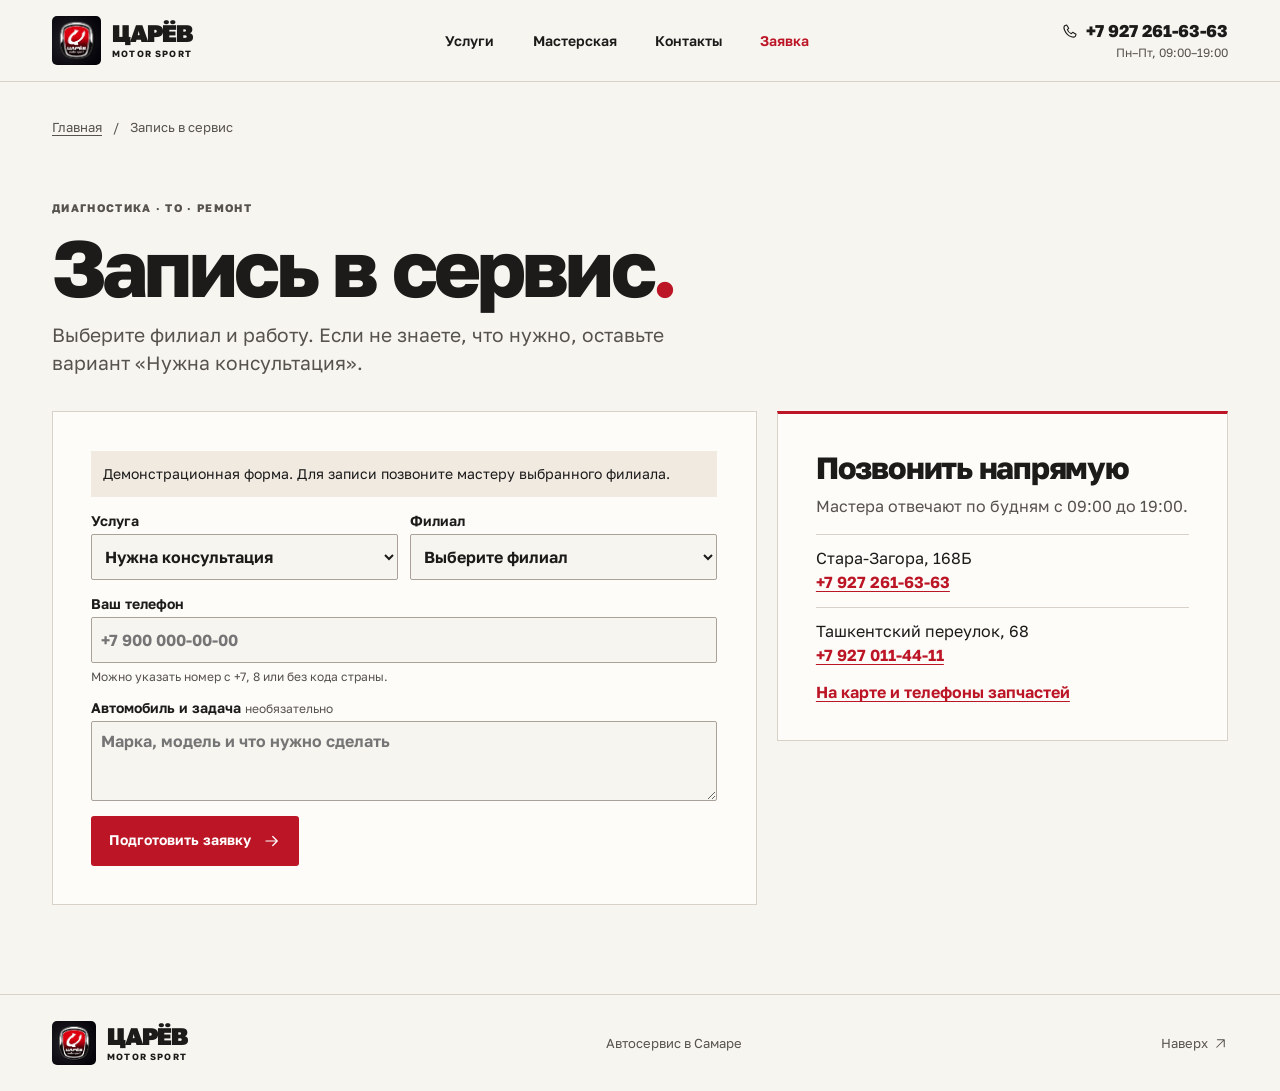
<file: zayavka/index.html>
<!doctype html>
<html lang="ru">
<head>
  <meta charset="utf-8">
  <meta name="viewport" content="width=device-width, initial-scale=1">
  <meta name="theme-color" content="#f7f5f0">
  <meta name="robots" content="noindex,follow">
  <meta name="description" content="Выберите услугу и филиал ЦАРЁВ motor sport в Самаре для записи.">
  <title>Запись в сервис — ЦАРЁВ motor sport</title>
  <link rel="icon" href="../assets/logo.png">
  <link rel="stylesheet" href="../style.css">
  <script src="../request.js" defer></script>
</head>
<body>
<svg class="symbols" xmlns="http://www.w3.org/2000/svg" aria-hidden="true">
    <symbol id="i-arrow" viewBox="0 0 24 24"><path d="M4 12h15m-6-6 6 6-6 6"/></symbol>
    <symbol id="i-out" viewBox="0 0 24 24"><path d="M6 18 18 6M7 6h11v11"/></symbol>
    <symbol id="i-pin" viewBox="0 0 24 24"><path d="M20 10c0 6-8 11-8 11S4 16 4 10a8 8 0 1 1 16 0Z"/><circle cx="12" cy="10" r="2.5"/></symbol>
    <symbol id="i-phone" viewBox="0 0 24 24"><path d="M7 3 4 4c-3 3 1 10 4 13s9 6 12 3l1-3-5-3-2 2c-3-1-5-3-6-6l2-2-3-5Z"/></symbol>
    <symbol id="i-plus" viewBox="0 0 24 24"><path d="M12 5v14M5 12h14"/></symbol>
    <symbol id="i-check" viewBox="0 0 24 24"><path d="m5 12 4 4 10-10"/></symbol>
  </svg>
<a class="skip" href="#main">К содержанию</a>
<header class="site-header" id="top"><div class="wrap header-inner">
    <a class="brand" href="../" aria-label="ЦАРЁВ motor sport, главная"><img src="../assets/logo.png" alt="" width="49" height="49"><span>ЦАРЁВ<small>MOTOR SPORT</small></span></a>
    <nav aria-label="Основная навигация"><a href="../uslugi/">Услуги</a><a href="../masterskaya/">Мастерская</a><a href="../kontakty/">Контакты</a><a href="../zayavka/" aria-current="page">Заявка</a></nav>
    <div class="header-call"><a href="tel:+79272616363"><svg aria-hidden="true"><use href="#i-phone"/></svg><span>+7 927 261-63-63</span></a><small>Пн–Пт, 09:00–19:00</small></div>
  </div></header>
<main id="main">
<section class="wrap page-shell">
  <div class="page-intro"><nav class="crumbs" aria-label="Хлебные крошки"><a href="../">Главная</a><span aria-hidden="true">/</span><span aria-current="page">Запись в сервис</span></nav>
    <p class="eyebrow">ДИАГНОСТИКА · ТО · РЕМОНТ</p>
    <h1>Запись в сервис<span>.</span></h1>
    <p class="hero-intro">Выберите филиал и работу. Если не знаете, что нужно, оставьте вариант «Нужна консультация».</p>
    
  </div>
  <div class="request-layout">
    <form id="request-form" class="request-form" aria-describedby="request-mode">
      <p id="request-mode" class="request-mode">Демонстрационная форма. Для записи позвоните мастеру выбранного филиала.</p>
      <div class="form-grid">
        <label>Услуга<select id="request-service"><option value="">Нужна консультация</option><option value="tekhnicheskoe-obsluzhivanie">Техническое обслуживание</option><option value="zamena-masla-dvigatelya">Замена масла в двигателе</option><option value="zamena-masla-akpp">Замена масла в АКПП</option><option value="diagnostika-dvigatelya">Диагностика двигателя</option><option value="obsluzhivanie-konditsionera">Обслуживание кондиционера и отопления</option><option value="promyvka-radiatorov">Промывка радиаторов</option><option value="remont-podveski">Ремонт подвески</option><option value="zamena-tormoznykh-kolodok">Замена тормозных колодок</option></select></label>
        <label>Филиал<select id="request-branch" required>
          <option value="">Выберите филиал</option>
          <option value="tel:+79272616363">Стара-Загора, 168Б</option>
          <option value="tel:+79270114411">Ташкентский переулок, 68</option>
        </select></label>
      </div>
      <label>Ваш телефон <input id="request-phone" type="tel" autocomplete="tel" placeholder="+7 900 000-00-00" maxlength="24" required aria-describedby="phone-hint"></label>
      <p class="field-hint" id="phone-hint">Можно указать номер с +7, 8 или без кода страны.</p>
      <label>Автомобиль и задача <span>необязательно</span><textarea id="request-message" rows="3" maxlength="600" placeholder="Марка, модель и что нужно сделать"></textarea></label>
      <button type="submit" class="button primary" disabled>Подготовить заявку <svg aria-hidden="true"><use href="#i-arrow"/></svg></button>
      <noscript><p>Форма доступна с JavaScript. <a class="text-link" href="../kontakty/">Открыть контакты</a></p></noscript>
      <div class="request-result" id="request-result" hidden tabindex="-1">
        <h2>Подтвердите запись по телефону</h2><p id="request-summary"></p>
        <a id="request-call" class="button primary" href="tel:+79272616363">Позвонить мастеру <svg aria-hidden="true"><use href="#i-phone"/></svg></a>
      </div>
    </form>
    <aside class="detail-aside request-aside">
      <h2>Позвонить напрямую</h2><p>Мастера отвечают по будням с 09:00 до 19:00.</p>
      <div><span>Стара-Загора, 168Б</span><a class="text-link" href="tel:+79272616363">+7 927 261-63-63</a></div>
      <div><span>Ташкентский переулок, 68</span><a class="text-link" href="tel:+79270114411">+7 927 011-44-11</a></div>
      <a class="text-link" href="../kontakty/">На карте и телефоны запчастей</a>
    </aside>
  </div>
</section>
</main>
<footer><div class="wrap footer-inner"><a class="brand" href="../" aria-label="ЦАРЁВ motor sport, главная"><img src="../assets/logo.png" alt="" width="49" height="49"><span>ЦАРЁВ<small>MOTOR SPORT</small></span></a><p>Автосервис в Самаре</p><a class="top-link" href="#top">Наверх <svg aria-hidden="true"><use href="#i-out"/></svg></a></div></footer>
  <nav class="mobile-bar" aria-label="Быстрые действия">
    <a class="button outline" href="../uslugi/">Все услуги</a>
    <a class="button primary" href="../zayavka/">Запись в сервис <svg aria-hidden="true"><use href="#i-arrow"/></svg></a>
  </nav>
</body>
</html>
</file>
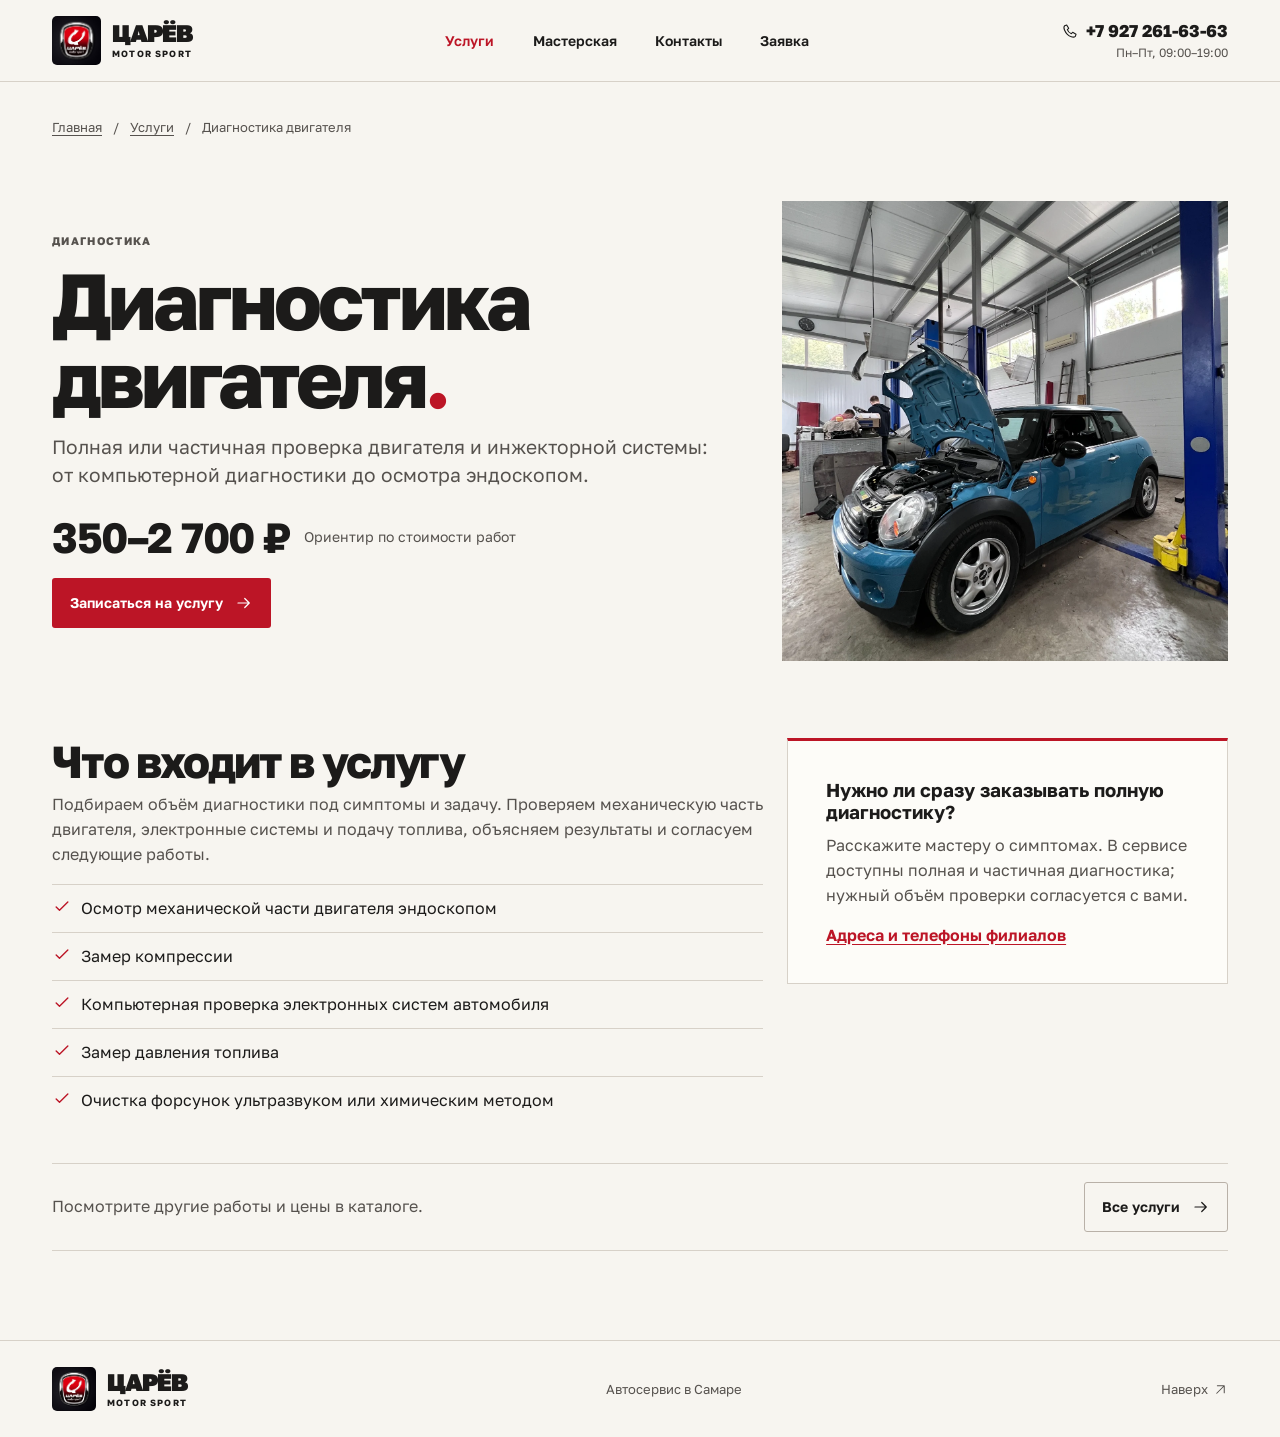
<file: uslugi/diagnostika-dvigatelya/index.html>
<!doctype html>
<html lang="ru">
<head>
  <meta charset="utf-8">
  <meta name="viewport" content="width=device-width, initial-scale=1">
  <meta name="theme-color" content="#f7f5f0">
  <meta name="robots" content="noindex,follow">
  <meta name="description" content="Полная или частичная проверка двигателя и инжекторной системы: от компьютерной диагностики до осмотра эндоскопом.">
  <title>Диагностика двигателя — ЦАРЁВ motor sport</title>
  <link rel="icon" href="../../assets/logo.png">
  <link rel="stylesheet" href="../../style.css">
  
</head>
<body>
<svg class="symbols" xmlns="http://www.w3.org/2000/svg" aria-hidden="true">
    <symbol id="i-arrow" viewBox="0 0 24 24"><path d="M4 12h15m-6-6 6 6-6 6"/></symbol>
    <symbol id="i-out" viewBox="0 0 24 24"><path d="M6 18 18 6M7 6h11v11"/></symbol>
    <symbol id="i-pin" viewBox="0 0 24 24"><path d="M20 10c0 6-8 11-8 11S4 16 4 10a8 8 0 1 1 16 0Z"/><circle cx="12" cy="10" r="2.5"/></symbol>
    <symbol id="i-phone" viewBox="0 0 24 24"><path d="M7 3 4 4c-3 3 1 10 4 13s9 6 12 3l1-3-5-3-2 2c-3-1-5-3-6-6l2-2-3-5Z"/></symbol>
    <symbol id="i-plus" viewBox="0 0 24 24"><path d="M12 5v14M5 12h14"/></symbol>
    <symbol id="i-check" viewBox="0 0 24 24"><path d="m5 12 4 4 10-10"/></symbol>
  </svg>
<a class="skip" href="#main">К содержанию</a>
<header class="site-header" id="top"><div class="wrap header-inner">
    <a class="brand" href="../../" aria-label="ЦАРЁВ motor sport, главная"><img src="../../assets/logo.png" alt="" width="49" height="49"><span>ЦАРЁВ<small>MOTOR SPORT</small></span></a>
    <nav aria-label="Основная навигация"><a href="../../uslugi/" aria-current="page">Услуги</a><a href="../../masterskaya/">Мастерская</a><a href="../../kontakty/">Контакты</a><a href="../../zayavka/">Заявка</a></nav>
    <div class="header-call"><a href="tel:+79272616363"><svg aria-hidden="true"><use href="#i-phone"/></svg><span>+7 927 261-63-63</span></a><small>Пн–Пт, 09:00–19:00</small></div>
  </div></header>
<main id="main">
<article class="wrap page-shell service-page">
    <nav class="crumbs" aria-label="Хлебные крошки"><a href="../../">Главная</a><span aria-hidden="true">/</span><a href="../../uslugi/">Услуги</a><span aria-hidden="true">/</span><span aria-current="page">Диагностика двигателя</span></nav>
    <div class="detail-head"><div>
      <p class="eyebrow">ДИАГНОСТИКА</p>
      <h1>Диагностика двигателя<span>.</span></h1>
      <p class="hero-intro">Полная или частичная проверка двигателя и инжекторной системы: от компьютерной диагностики до осмотра эндоскопом.</p>
      <div class="detail-cost"><strong>350–2 700 ₽</strong><span>Ориентир по стоимости работ</span></div>
      <a class="button primary" href="../../zayavka/?usluga=diagnostika-dvigatelya">Записаться на услугу <svg aria-hidden="true"><use href="#i-arrow"/></svg></a>
    </div><figure><img src="../../assets/mini.webp" alt="Автомобиль в мастерской ЦАРЁВ" width="1350" height="1800" fetchpriority="high"></figure></div>
    <div class="detail-body"><div><h2>Что входит в услугу</h2><p>Подбираем объём диагностики под симптомы и задачу. Проверяем механическую часть двигателя, электронные системы и подачу топлива, объясняем результаты и согласуем следующие работы.</p>
    <ul class="work-list"><li><svg aria-hidden="true"><use href="#i-check"/></svg>Осмотр механической части двигателя эндоскопом</li><li><svg aria-hidden="true"><use href="#i-check"/></svg>Замер компрессии</li><li><svg aria-hidden="true"><use href="#i-check"/></svg>Компьютерная проверка электронных систем автомобиля</li><li><svg aria-hidden="true"><use href="#i-check"/></svg>Замер давления топлива</li><li><svg aria-hidden="true"><use href="#i-check"/></svg>Очистка форсунок ультразвуком или химическим методом</li></ul>
    </div><aside class="detail-aside">
      <h3>Нужно ли сразу заказывать полную диагностику?</h3><p>Расскажите мастеру о симптомах. В сервисе доступны полная и частичная диагностика; нужный объём проверки согласуется с вами.</p>
      
      <a class="text-link" href="../../kontakty/">Адреса и телефоны филиалов</a>
    </aside></div>
    <div class="page-callout">
      <p>Посмотрите другие работы и цены в каталоге.</p>
      <a class="button outline" href="../">Все услуги <svg aria-hidden="true"><use href="#i-arrow"/></svg></a>
    </div>
  </article>
</main>
<footer><div class="wrap footer-inner"><a class="brand" href="../../" aria-label="ЦАРЁВ motor sport, главная"><img src="../../assets/logo.png" alt="" width="49" height="49"><span>ЦАРЁВ<small>MOTOR SPORT</small></span></a><p>Автосервис в Самаре</p><a class="top-link" href="#top">Наверх <svg aria-hidden="true"><use href="#i-out"/></svg></a></div></footer>
  <nav class="mobile-bar" aria-label="Быстрые действия">
    <a class="button outline" href="../../uslugi/">Все услуги</a>
    <a class="button primary" href="../../zayavka/">Запись в сервис <svg aria-hidden="true"><use href="#i-arrow"/></svg></a>
  </nav>
</body>
</html>
</file>
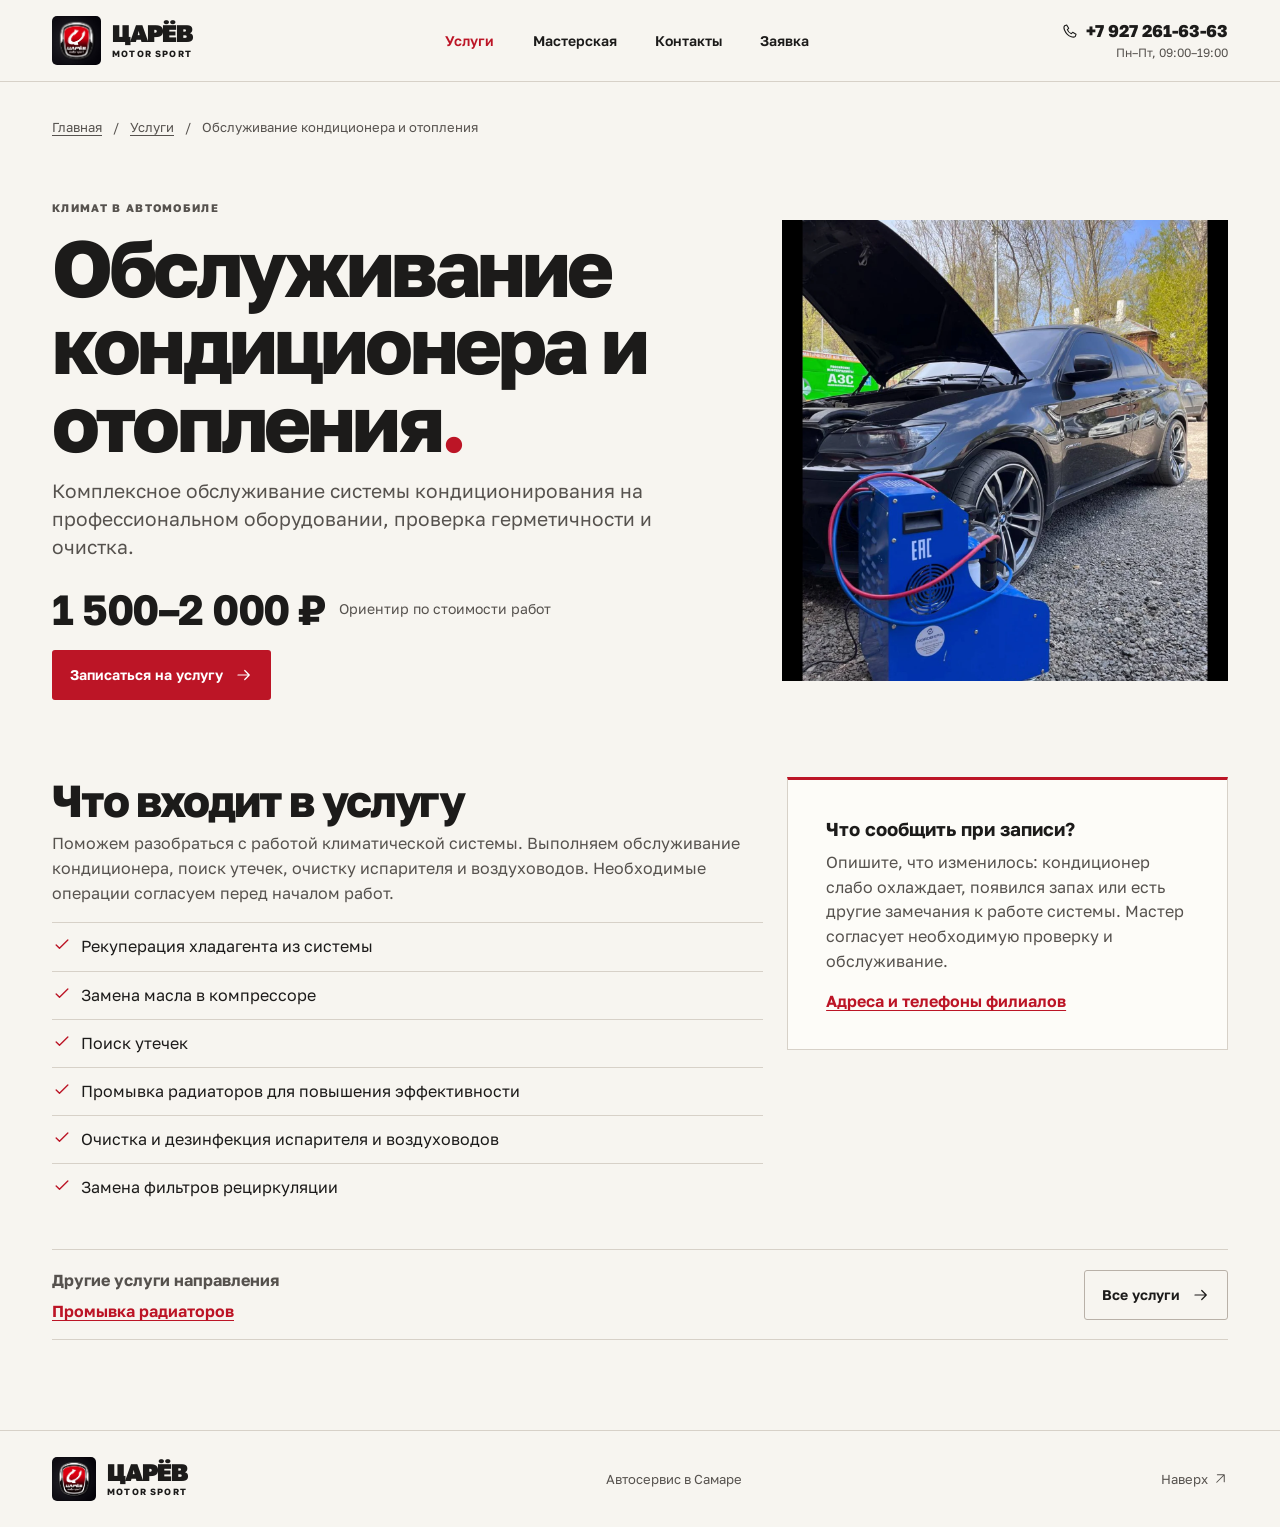
<file: uslugi/obsluzhivanie-konditsionera/index.html>
<!doctype html>
<html lang="ru">
<head>
  <meta charset="utf-8">
  <meta name="viewport" content="width=device-width, initial-scale=1">
  <meta name="theme-color" content="#f7f5f0">
  <meta name="robots" content="noindex,follow">
  <meta name="description" content="Комплексное обслуживание системы кондиционирования на профессиональном оборудовании, проверка герметичности и очистка.">
  <title>Обслуживание кондиционера и отопления — ЦАРЁВ motor sport</title>
  <link rel="icon" href="../../assets/logo.png">
  <link rel="stylesheet" href="../../style.css">
  
</head>
<body>
<svg class="symbols" xmlns="http://www.w3.org/2000/svg" aria-hidden="true">
    <symbol id="i-arrow" viewBox="0 0 24 24"><path d="M4 12h15m-6-6 6 6-6 6"/></symbol>
    <symbol id="i-out" viewBox="0 0 24 24"><path d="M6 18 18 6M7 6h11v11"/></symbol>
    <symbol id="i-pin" viewBox="0 0 24 24"><path d="M20 10c0 6-8 11-8 11S4 16 4 10a8 8 0 1 1 16 0Z"/><circle cx="12" cy="10" r="2.5"/></symbol>
    <symbol id="i-phone" viewBox="0 0 24 24"><path d="M7 3 4 4c-3 3 1 10 4 13s9 6 12 3l1-3-5-3-2 2c-3-1-5-3-6-6l2-2-3-5Z"/></symbol>
    <symbol id="i-plus" viewBox="0 0 24 24"><path d="M12 5v14M5 12h14"/></symbol>
    <symbol id="i-check" viewBox="0 0 24 24"><path d="m5 12 4 4 10-10"/></symbol>
  </svg>
<a class="skip" href="#main">К содержанию</a>
<header class="site-header" id="top"><div class="wrap header-inner">
    <a class="brand" href="../../" aria-label="ЦАРЁВ motor sport, главная"><img src="../../assets/logo.png" alt="" width="49" height="49"><span>ЦАРЁВ<small>MOTOR SPORT</small></span></a>
    <nav aria-label="Основная навигация"><a href="../../uslugi/" aria-current="page">Услуги</a><a href="../../masterskaya/">Мастерская</a><a href="../../kontakty/">Контакты</a><a href="../../zayavka/">Заявка</a></nav>
    <div class="header-call"><a href="tel:+79272616363"><svg aria-hidden="true"><use href="#i-phone"/></svg><span>+7 927 261-63-63</span></a><small>Пн–Пт, 09:00–19:00</small></div>
  </div></header>
<main id="main">
<article class="wrap page-shell service-page">
    <nav class="crumbs" aria-label="Хлебные крошки"><a href="../../">Главная</a><span aria-hidden="true">/</span><a href="../../uslugi/">Услуги</a><span aria-hidden="true">/</span><span aria-current="page">Обслуживание кондиционера и отопления</span></nav>
    <div class="detail-head"><div>
      <p class="eyebrow">КЛИМАТ В АВТОМОБИЛЕ</p>
      <h1>Обслуживание кондиционера и отопления<span>.</span></h1>
      <p class="hero-intro">Комплексное обслуживание системы кондиционирования на профессиональном оборудовании, проверка герметичности и очистка.</p>
      <div class="detail-cost"><strong>1 500–2 000 ₽</strong><span>Ориентир по стоимости работ</span></div>
      <a class="button primary" href="../../zayavka/?usluga=obsluzhivanie-konditsionera">Записаться на услугу <svg aria-hidden="true"><use href="#i-arrow"/></svg></a>
    </div><figure><img src="../../assets/climate.webp" alt="Автомобиль в мастерской ЦАРЁВ" width="1350" height="1800" fetchpriority="high"></figure></div>
    <div class="detail-body"><div><h2>Что входит в услугу</h2><p>Поможем разобраться с работой климатической системы. Выполняем обслуживание кондиционера, поиск утечек, очистку испарителя и воздуховодов. Необходимые операции согласуем перед началом работ.</p>
    <ul class="work-list"><li><svg aria-hidden="true"><use href="#i-check"/></svg>Рекуперация хладагента из системы</li><li><svg aria-hidden="true"><use href="#i-check"/></svg>Замена масла в компрессоре</li><li><svg aria-hidden="true"><use href="#i-check"/></svg>Поиск утечек</li><li><svg aria-hidden="true"><use href="#i-check"/></svg>Промывка радиаторов для повышения эффективности</li><li><svg aria-hidden="true"><use href="#i-check"/></svg>Очистка и дезинфекция испарителя и воздуховодов</li><li><svg aria-hidden="true"><use href="#i-check"/></svg>Замена фильтров рециркуляции</li></ul>
    </div><aside class="detail-aside">
      <h3>Что сообщить при записи?</h3><p>Опишите, что изменилось: кондиционер слабо охлаждает, появился запах или есть другие замечания к работе системы. Мастер согласует необходимую проверку и обслуживание.</p>
      
      <a class="text-link" href="../../kontakty/">Адреса и телефоны филиалов</a>
    </aside></div>
    <div class="page-callout">
      <div><p><strong>Другие услуги направления</strong></p><a class="text-link related-link" href="../../uslugi/promyvka-radiatorov/">Промывка радиаторов</a></div>
      <a class="button outline" href="../">Все услуги <svg aria-hidden="true"><use href="#i-arrow"/></svg></a>
    </div>
  </article>
</main>
<footer><div class="wrap footer-inner"><a class="brand" href="../../" aria-label="ЦАРЁВ motor sport, главная"><img src="../../assets/logo.png" alt="" width="49" height="49"><span>ЦАРЁВ<small>MOTOR SPORT</small></span></a><p>Автосервис в Самаре</p><a class="top-link" href="#top">Наверх <svg aria-hidden="true"><use href="#i-out"/></svg></a></div></footer>
  <nav class="mobile-bar" aria-label="Быстрые действия">
    <a class="button outline" href="../../uslugi/">Все услуги</a>
    <a class="button primary" href="../../zayavka/">Запись в сервис <svg aria-hidden="true"><use href="#i-arrow"/></svg></a>
  </nav>
</body>
</html>
</file>
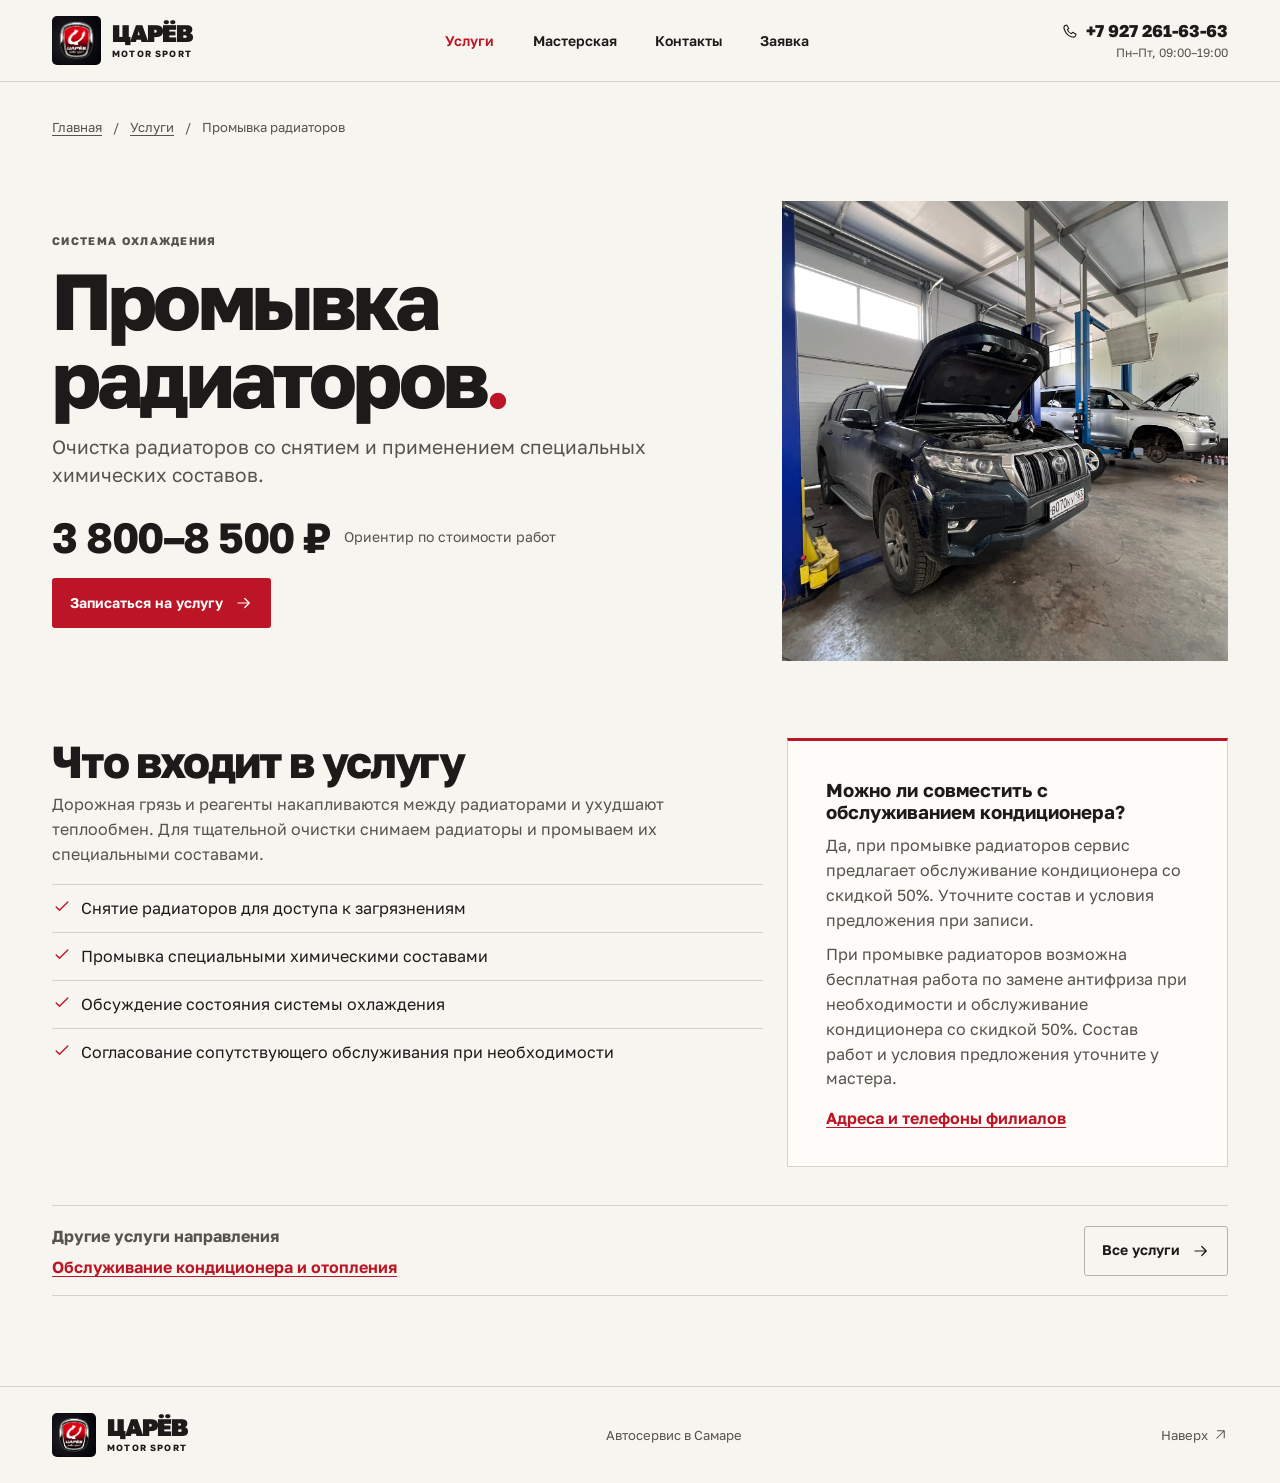
<file: uslugi/promyvka-radiatorov/index.html>
<!doctype html>
<html lang="ru">
<head>
  <meta charset="utf-8">
  <meta name="viewport" content="width=device-width, initial-scale=1">
  <meta name="theme-color" content="#f7f5f0">
  <meta name="robots" content="noindex,follow">
  <meta name="description" content="Очистка радиаторов со снятием и применением специальных химических составов.">
  <title>Промывка радиаторов — ЦАРЁВ motor sport</title>
  <link rel="icon" href="../../assets/logo.png">
  <link rel="stylesheet" href="../../style.css">
  
</head>
<body>
<svg class="symbols" xmlns="http://www.w3.org/2000/svg" aria-hidden="true">
    <symbol id="i-arrow" viewBox="0 0 24 24"><path d="M4 12h15m-6-6 6 6-6 6"/></symbol>
    <symbol id="i-out" viewBox="0 0 24 24"><path d="M6 18 18 6M7 6h11v11"/></symbol>
    <symbol id="i-pin" viewBox="0 0 24 24"><path d="M20 10c0 6-8 11-8 11S4 16 4 10a8 8 0 1 1 16 0Z"/><circle cx="12" cy="10" r="2.5"/></symbol>
    <symbol id="i-phone" viewBox="0 0 24 24"><path d="M7 3 4 4c-3 3 1 10 4 13s9 6 12 3l1-3-5-3-2 2c-3-1-5-3-6-6l2-2-3-5Z"/></symbol>
    <symbol id="i-plus" viewBox="0 0 24 24"><path d="M12 5v14M5 12h14"/></symbol>
    <symbol id="i-check" viewBox="0 0 24 24"><path d="m5 12 4 4 10-10"/></symbol>
  </svg>
<a class="skip" href="#main">К содержанию</a>
<header class="site-header" id="top"><div class="wrap header-inner">
    <a class="brand" href="../../" aria-label="ЦАРЁВ motor sport, главная"><img src="../../assets/logo.png" alt="" width="49" height="49"><span>ЦАРЁВ<small>MOTOR SPORT</small></span></a>
    <nav aria-label="Основная навигация"><a href="../../uslugi/" aria-current="page">Услуги</a><a href="../../masterskaya/">Мастерская</a><a href="../../kontakty/">Контакты</a><a href="../../zayavka/">Заявка</a></nav>
    <div class="header-call"><a href="tel:+79272616363"><svg aria-hidden="true"><use href="#i-phone"/></svg><span>+7 927 261-63-63</span></a><small>Пн–Пт, 09:00–19:00</small></div>
  </div></header>
<main id="main">
<article class="wrap page-shell service-page">
    <nav class="crumbs" aria-label="Хлебные крошки"><a href="../../">Главная</a><span aria-hidden="true">/</span><a href="../../uslugi/">Услуги</a><span aria-hidden="true">/</span><span aria-current="page">Промывка радиаторов</span></nav>
    <div class="detail-head"><div>
      <p class="eyebrow">СИСТЕМА ОХЛАЖДЕНИЯ</p>
      <h1>Промывка радиаторов<span>.</span></h1>
      <p class="hero-intro">Очистка радиаторов со снятием и применением специальных химических составов.</p>
      <div class="detail-cost"><strong>3 800–8 500 ₽</strong><span>Ориентир по стоимости работ</span></div>
      <a class="button primary" href="../../zayavka/?usluga=promyvka-radiatorov">Записаться на услугу <svg aria-hidden="true"><use href="#i-arrow"/></svg></a>
    </div><figure><img src="../../assets/workshop.webp" alt="Автомобиль в мастерской ЦАРЁВ" width="1350" height="1800" fetchpriority="high"></figure></div>
    <div class="detail-body"><div><h2>Что входит в услугу</h2><p>Дорожная грязь и реагенты накапливаются между радиаторами и ухудшают теплообмен. Для тщательной очистки снимаем радиаторы и промываем их специальными составами.</p>
    <ul class="work-list"><li><svg aria-hidden="true"><use href="#i-check"/></svg>Снятие радиаторов для доступа к загрязнениям</li><li><svg aria-hidden="true"><use href="#i-check"/></svg>Промывка специальными химическими составами</li><li><svg aria-hidden="true"><use href="#i-check"/></svg>Обсуждение состояния системы охлаждения</li><li><svg aria-hidden="true"><use href="#i-check"/></svg>Согласование сопутствующего обслуживания при необходимости</li></ul>
    </div><aside class="detail-aside">
      <h3>Можно ли совместить с обслуживанием кондиционера?</h3><p>Да, при промывке радиаторов сервис предлагает обслуживание кондиционера со скидкой 50%. Уточните состав и условия предложения при записи.</p>
      <p>При промывке радиаторов возможна бесплатная работа по замене антифриза при необходимости и обслуживание кондиционера со скидкой 50%. Состав работ и условия предложения уточните у мастера.</p>
      <a class="text-link" href="../../kontakty/">Адреса и телефоны филиалов</a>
    </aside></div>
    <div class="page-callout">
      <div><p><strong>Другие услуги направления</strong></p><a class="text-link related-link" href="../../uslugi/obsluzhivanie-konditsionera/">Обслуживание кондиционера и отопления</a></div>
      <a class="button outline" href="../">Все услуги <svg aria-hidden="true"><use href="#i-arrow"/></svg></a>
    </div>
  </article>
</main>
<footer><div class="wrap footer-inner"><a class="brand" href="../../" aria-label="ЦАРЁВ motor sport, главная"><img src="../../assets/logo.png" alt="" width="49" height="49"><span>ЦАРЁВ<small>MOTOR SPORT</small></span></a><p>Автосервис в Самаре</p><a class="top-link" href="#top">Наверх <svg aria-hidden="true"><use href="#i-out"/></svg></a></div></footer>
  <nav class="mobile-bar" aria-label="Быстрые действия">
    <a class="button outline" href="../../uslugi/">Все услуги</a>
    <a class="button primary" href="../../zayavka/">Запись в сервис <svg aria-hidden="true"><use href="#i-arrow"/></svg></a>
  </nav>
</body>
</html>
</file>
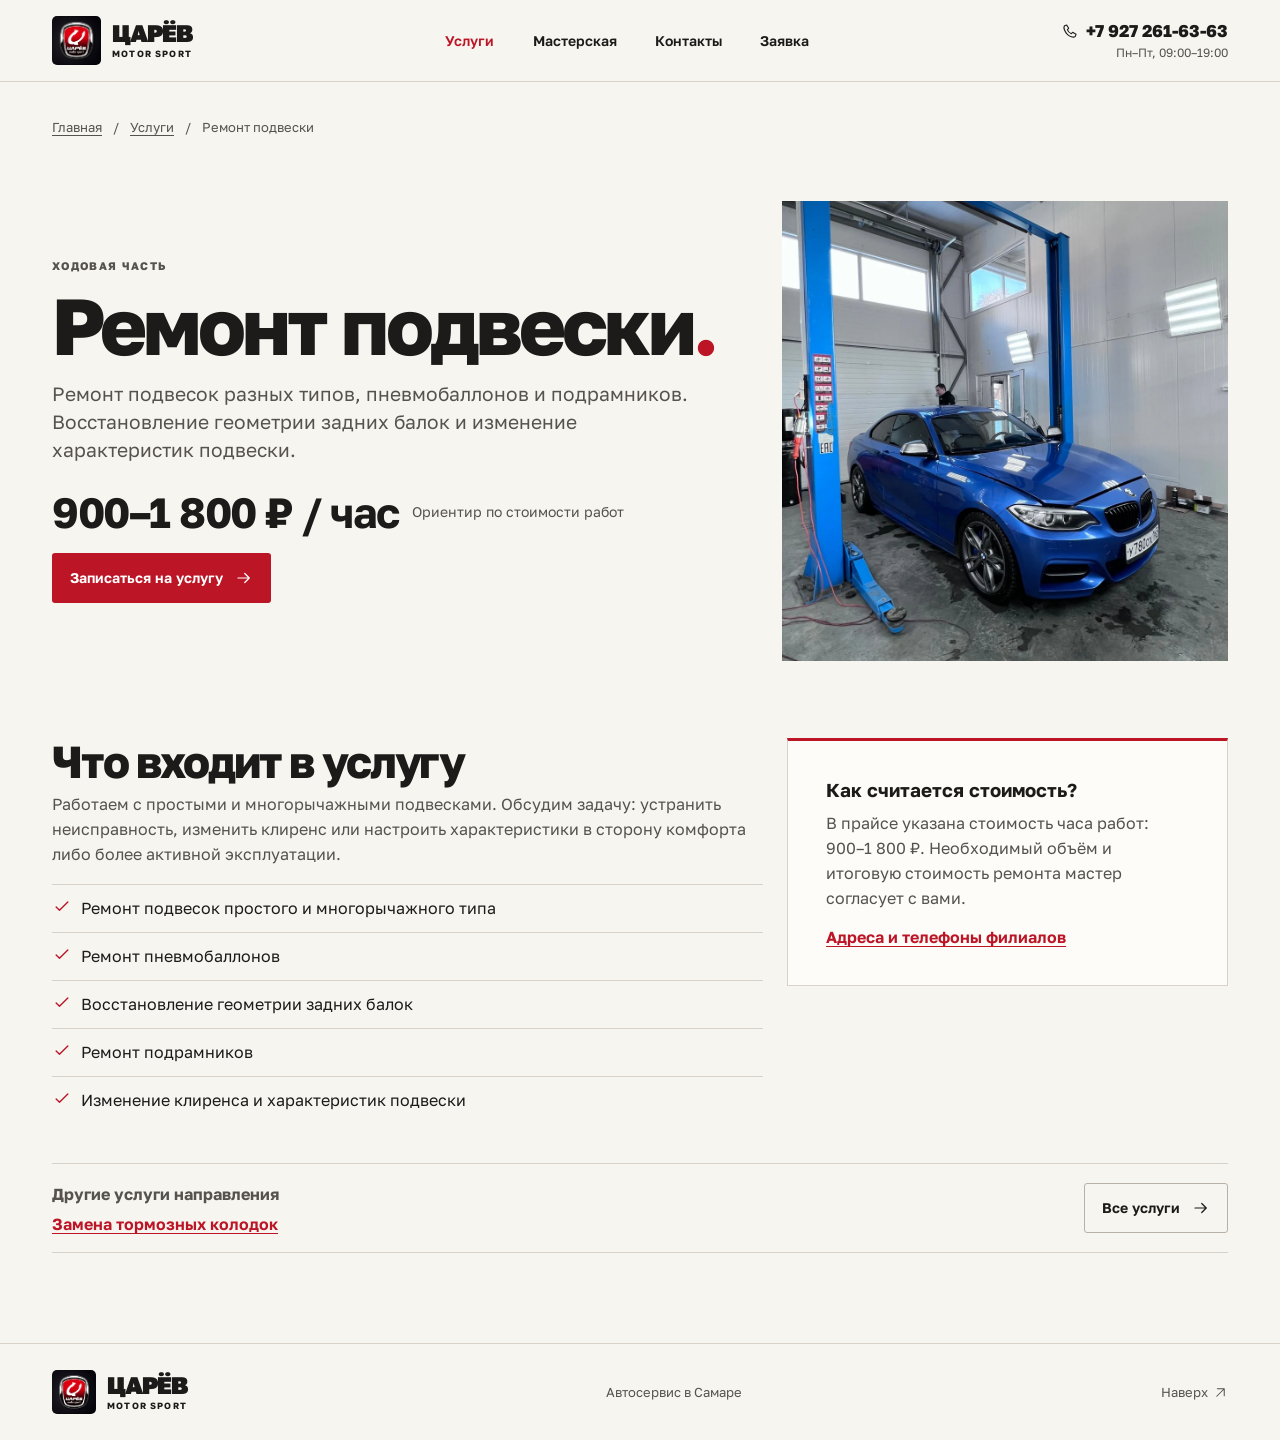
<file: uslugi/remont-podveski/index.html>
<!doctype html>
<html lang="ru">
<head>
  <meta charset="utf-8">
  <meta name="viewport" content="width=device-width, initial-scale=1">
  <meta name="theme-color" content="#f7f5f0">
  <meta name="robots" content="noindex,follow">
  <meta name="description" content="Ремонт подвесок разных типов, пневмобаллонов и подрамников. Восстановление геометрии задних балок и изменение характеристик подвески.">
  <title>Ремонт подвески — ЦАРЁВ motor sport</title>
  <link rel="icon" href="../../assets/logo.png">
  <link rel="stylesheet" href="../../style.css">
  
</head>
<body>
<svg class="symbols" xmlns="http://www.w3.org/2000/svg" aria-hidden="true">
    <symbol id="i-arrow" viewBox="0 0 24 24"><path d="M4 12h15m-6-6 6 6-6 6"/></symbol>
    <symbol id="i-out" viewBox="0 0 24 24"><path d="M6 18 18 6M7 6h11v11"/></symbol>
    <symbol id="i-pin" viewBox="0 0 24 24"><path d="M20 10c0 6-8 11-8 11S4 16 4 10a8 8 0 1 1 16 0Z"/><circle cx="12" cy="10" r="2.5"/></symbol>
    <symbol id="i-phone" viewBox="0 0 24 24"><path d="M7 3 4 4c-3 3 1 10 4 13s9 6 12 3l1-3-5-3-2 2c-3-1-5-3-6-6l2-2-3-5Z"/></symbol>
    <symbol id="i-plus" viewBox="0 0 24 24"><path d="M12 5v14M5 12h14"/></symbol>
    <symbol id="i-check" viewBox="0 0 24 24"><path d="m5 12 4 4 10-10"/></symbol>
  </svg>
<a class="skip" href="#main">К содержанию</a>
<header class="site-header" id="top"><div class="wrap header-inner">
    <a class="brand" href="../../" aria-label="ЦАРЁВ motor sport, главная"><img src="../../assets/logo.png" alt="" width="49" height="49"><span>ЦАРЁВ<small>MOTOR SPORT</small></span></a>
    <nav aria-label="Основная навигация"><a href="../../uslugi/" aria-current="page">Услуги</a><a href="../../masterskaya/">Мастерская</a><a href="../../kontakty/">Контакты</a><a href="../../zayavka/">Заявка</a></nav>
    <div class="header-call"><a href="tel:+79272616363"><svg aria-hidden="true"><use href="#i-phone"/></svg><span>+7 927 261-63-63</span></a><small>Пн–Пт, 09:00–19:00</small></div>
  </div></header>
<main id="main">
<article class="wrap page-shell service-page">
    <nav class="crumbs" aria-label="Хлебные крошки"><a href="../../">Главная</a><span aria-hidden="true">/</span><a href="../../uslugi/">Услуги</a><span aria-hidden="true">/</span><span aria-current="page">Ремонт подвески</span></nav>
    <div class="detail-head"><div>
      <p class="eyebrow">ХОДОВАЯ ЧАСТЬ</p>
      <h1>Ремонт подвески<span>.</span></h1>
      <p class="hero-intro">Ремонт подвесок разных типов, пневмобаллонов и подрамников. Восстановление геометрии задних балок и изменение характеристик подвески.</p>
      <div class="detail-cost"><strong>900–1 800 ₽ / час</strong><span>Ориентир по стоимости работ</span></div>
      <a class="button primary" href="../../zayavka/?usluga=remont-podveski">Записаться на услугу <svg aria-hidden="true"><use href="#i-arrow"/></svg></a>
    </div><figure><img src="../../assets/bmw.webp" alt="Автомобиль в мастерской ЦАРЁВ" width="1350" height="1800" fetchpriority="high"></figure></div>
    <div class="detail-body"><div><h2>Что входит в услугу</h2><p>Работаем с простыми и многорычажными подвесками. Обсудим задачу: устранить неисправность, изменить клиренс или настроить характеристики в сторону комфорта либо более активной эксплуатации.</p>
    <ul class="work-list"><li><svg aria-hidden="true"><use href="#i-check"/></svg>Ремонт подвесок простого и многорычажного типа</li><li><svg aria-hidden="true"><use href="#i-check"/></svg>Ремонт пневмобаллонов</li><li><svg aria-hidden="true"><use href="#i-check"/></svg>Восстановление геометрии задних балок</li><li><svg aria-hidden="true"><use href="#i-check"/></svg>Ремонт подрамников</li><li><svg aria-hidden="true"><use href="#i-check"/></svg>Изменение клиренса и характеристик подвески</li></ul>
    </div><aside class="detail-aside">
      <h3>Как считается стоимость?</h3><p>В прайсе указана стоимость часа работ: 900–1 800 ₽. Необходимый объём и итоговую стоимость ремонта мастер согласует с вами.</p>
      
      <a class="text-link" href="../../kontakty/">Адреса и телефоны филиалов</a>
    </aside></div>
    <div class="page-callout">
      <div><p><strong>Другие услуги направления</strong></p><a class="text-link related-link" href="../../uslugi/zamena-tormoznykh-kolodok/">Замена тормозных колодок</a></div>
      <a class="button outline" href="../">Все услуги <svg aria-hidden="true"><use href="#i-arrow"/></svg></a>
    </div>
  </article>
</main>
<footer><div class="wrap footer-inner"><a class="brand" href="../../" aria-label="ЦАРЁВ motor sport, главная"><img src="../../assets/logo.png" alt="" width="49" height="49"><span>ЦАРЁВ<small>MOTOR SPORT</small></span></a><p>Автосервис в Самаре</p><a class="top-link" href="#top">Наверх <svg aria-hidden="true"><use href="#i-out"/></svg></a></div></footer>
  <nav class="mobile-bar" aria-label="Быстрые действия">
    <a class="button outline" href="../../uslugi/">Все услуги</a>
    <a class="button primary" href="../../zayavka/">Запись в сервис <svg aria-hidden="true"><use href="#i-arrow"/></svg></a>
  </nav>
</body>
</html>
</file>
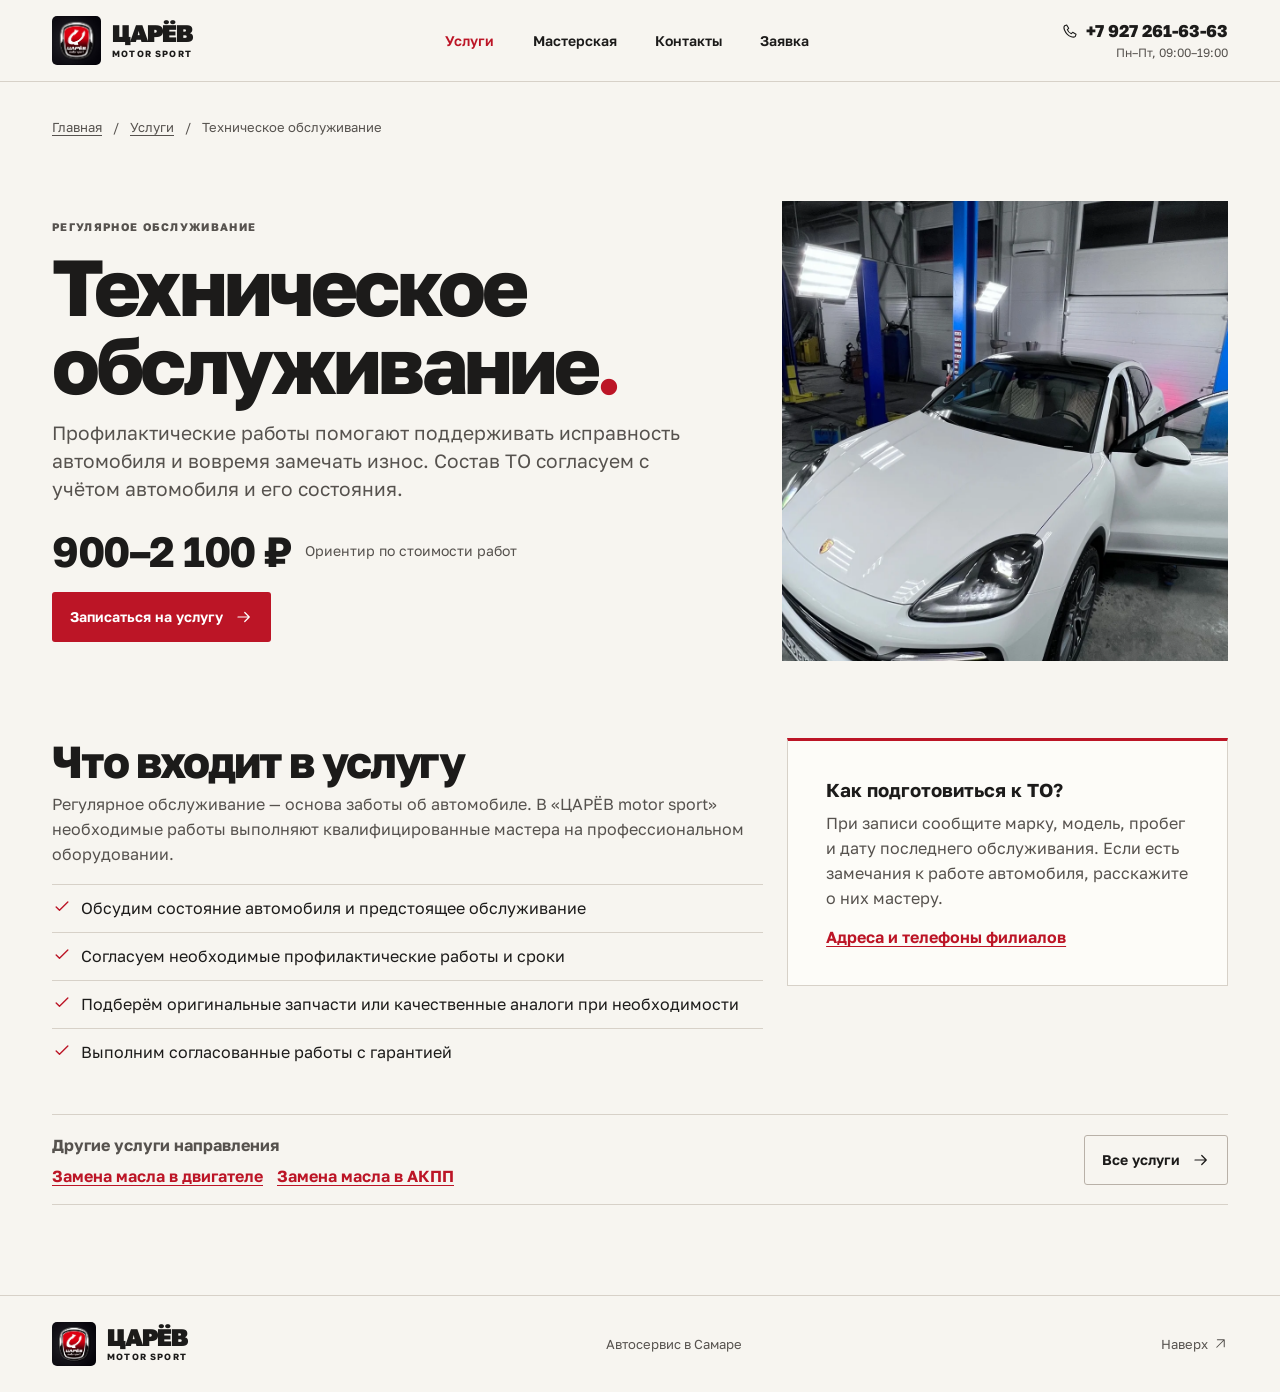
<file: uslugi/tekhnicheskoe-obsluzhivanie/index.html>
<!doctype html>
<html lang="ru">
<head>
  <meta charset="utf-8">
  <meta name="viewport" content="width=device-width, initial-scale=1">
  <meta name="theme-color" content="#f7f5f0">
  <meta name="robots" content="noindex,follow">
  <meta name="description" content="Профилактические работы помогают поддерживать исправность автомобиля и вовремя замечать износ. Состав ТО согласуем с учётом автомобиля и его состояния.">
  <title>Техническое обслуживание — ЦАРЁВ motor sport</title>
  <link rel="icon" href="../../assets/logo.png">
  <link rel="stylesheet" href="../../style.css">
  
</head>
<body>
<svg class="symbols" xmlns="http://www.w3.org/2000/svg" aria-hidden="true">
    <symbol id="i-arrow" viewBox="0 0 24 24"><path d="M4 12h15m-6-6 6 6-6 6"/></symbol>
    <symbol id="i-out" viewBox="0 0 24 24"><path d="M6 18 18 6M7 6h11v11"/></symbol>
    <symbol id="i-pin" viewBox="0 0 24 24"><path d="M20 10c0 6-8 11-8 11S4 16 4 10a8 8 0 1 1 16 0Z"/><circle cx="12" cy="10" r="2.5"/></symbol>
    <symbol id="i-phone" viewBox="0 0 24 24"><path d="M7 3 4 4c-3 3 1 10 4 13s9 6 12 3l1-3-5-3-2 2c-3-1-5-3-6-6l2-2-3-5Z"/></symbol>
    <symbol id="i-plus" viewBox="0 0 24 24"><path d="M12 5v14M5 12h14"/></symbol>
    <symbol id="i-check" viewBox="0 0 24 24"><path d="m5 12 4 4 10-10"/></symbol>
  </svg>
<a class="skip" href="#main">К содержанию</a>
<header class="site-header" id="top"><div class="wrap header-inner">
    <a class="brand" href="../../" aria-label="ЦАРЁВ motor sport, главная"><img src="../../assets/logo.png" alt="" width="49" height="49"><span>ЦАРЁВ<small>MOTOR SPORT</small></span></a>
    <nav aria-label="Основная навигация"><a href="../../uslugi/" aria-current="page">Услуги</a><a href="../../masterskaya/">Мастерская</a><a href="../../kontakty/">Контакты</a><a href="../../zayavka/">Заявка</a></nav>
    <div class="header-call"><a href="tel:+79272616363"><svg aria-hidden="true"><use href="#i-phone"/></svg><span>+7 927 261-63-63</span></a><small>Пн–Пт, 09:00–19:00</small></div>
  </div></header>
<main id="main">
<article class="wrap page-shell service-page">
    <nav class="crumbs" aria-label="Хлебные крошки"><a href="../../">Главная</a><span aria-hidden="true">/</span><a href="../../uslugi/">Услуги</a><span aria-hidden="true">/</span><span aria-current="page">Техническое обслуживание</span></nav>
    <div class="detail-head"><div>
      <p class="eyebrow">РЕГУЛЯРНОЕ ОБСЛУЖИВАНИЕ</p>
      <h1>Техническое обслуживание<span>.</span></h1>
      <p class="hero-intro">Профилактические работы помогают поддерживать исправность автомобиля и вовремя замечать износ. Состав ТО согласуем с учётом автомобиля и его состояния.</p>
      <div class="detail-cost"><strong>900–2 100 ₽</strong><span>Ориентир по стоимости работ</span></div>
      <a class="button primary" href="../../zayavka/?usluga=tekhnicheskoe-obsluzhivanie">Записаться на услугу <svg aria-hidden="true"><use href="#i-arrow"/></svg></a>
    </div><figure><img src="../../assets/porsche.webp" alt="Автомобиль в мастерской ЦАРЁВ" width="1350" height="1800" fetchpriority="high"></figure></div>
    <div class="detail-body"><div><h2>Что входит в услугу</h2><p>Регулярное обслуживание — основа заботы об автомобиле. В «ЦАРЁВ motor sport» необходимые работы выполняют квалифицированные мастера на профессиональном оборудовании.</p>
    <ul class="work-list"><li><svg aria-hidden="true"><use href="#i-check"/></svg>Обсудим состояние автомобиля и предстоящее обслуживание</li><li><svg aria-hidden="true"><use href="#i-check"/></svg>Согласуем необходимые профилактические работы и сроки</li><li><svg aria-hidden="true"><use href="#i-check"/></svg>Подберём оригинальные запчасти или качественные аналоги при необходимости</li><li><svg aria-hidden="true"><use href="#i-check"/></svg>Выполним согласованные работы с гарантией</li></ul>
    </div><aside class="detail-aside">
      <h3>Как подготовиться к ТО?</h3><p>При записи сообщите марку, модель, пробег и дату последнего обслуживания. Если есть замечания к работе автомобиля, расскажите о них мастеру.</p>
      
      <a class="text-link" href="../../kontakty/">Адреса и телефоны филиалов</a>
    </aside></div>
    <div class="page-callout">
      <div><p><strong>Другие услуги направления</strong></p><a class="text-link related-link" href="../../uslugi/zamena-masla-dvigatelya/">Замена масла в двигателе</a><a class="text-link related-link" href="../../uslugi/zamena-masla-akpp/">Замена масла в АКПП</a></div>
      <a class="button outline" href="../">Все услуги <svg aria-hidden="true"><use href="#i-arrow"/></svg></a>
    </div>
  </article>
</main>
<footer><div class="wrap footer-inner"><a class="brand" href="../../" aria-label="ЦАРЁВ motor sport, главная"><img src="../../assets/logo.png" alt="" width="49" height="49"><span>ЦАРЁВ<small>MOTOR SPORT</small></span></a><p>Автосервис в Самаре</p><a class="top-link" href="#top">Наверх <svg aria-hidden="true"><use href="#i-out"/></svg></a></div></footer>
  <nav class="mobile-bar" aria-label="Быстрые действия">
    <a class="button outline" href="../../uslugi/">Все услуги</a>
    <a class="button primary" href="../../zayavka/">Запись в сервис <svg aria-hidden="true"><use href="#i-arrow"/></svg></a>
  </nav>
</body>
</html>
</file>
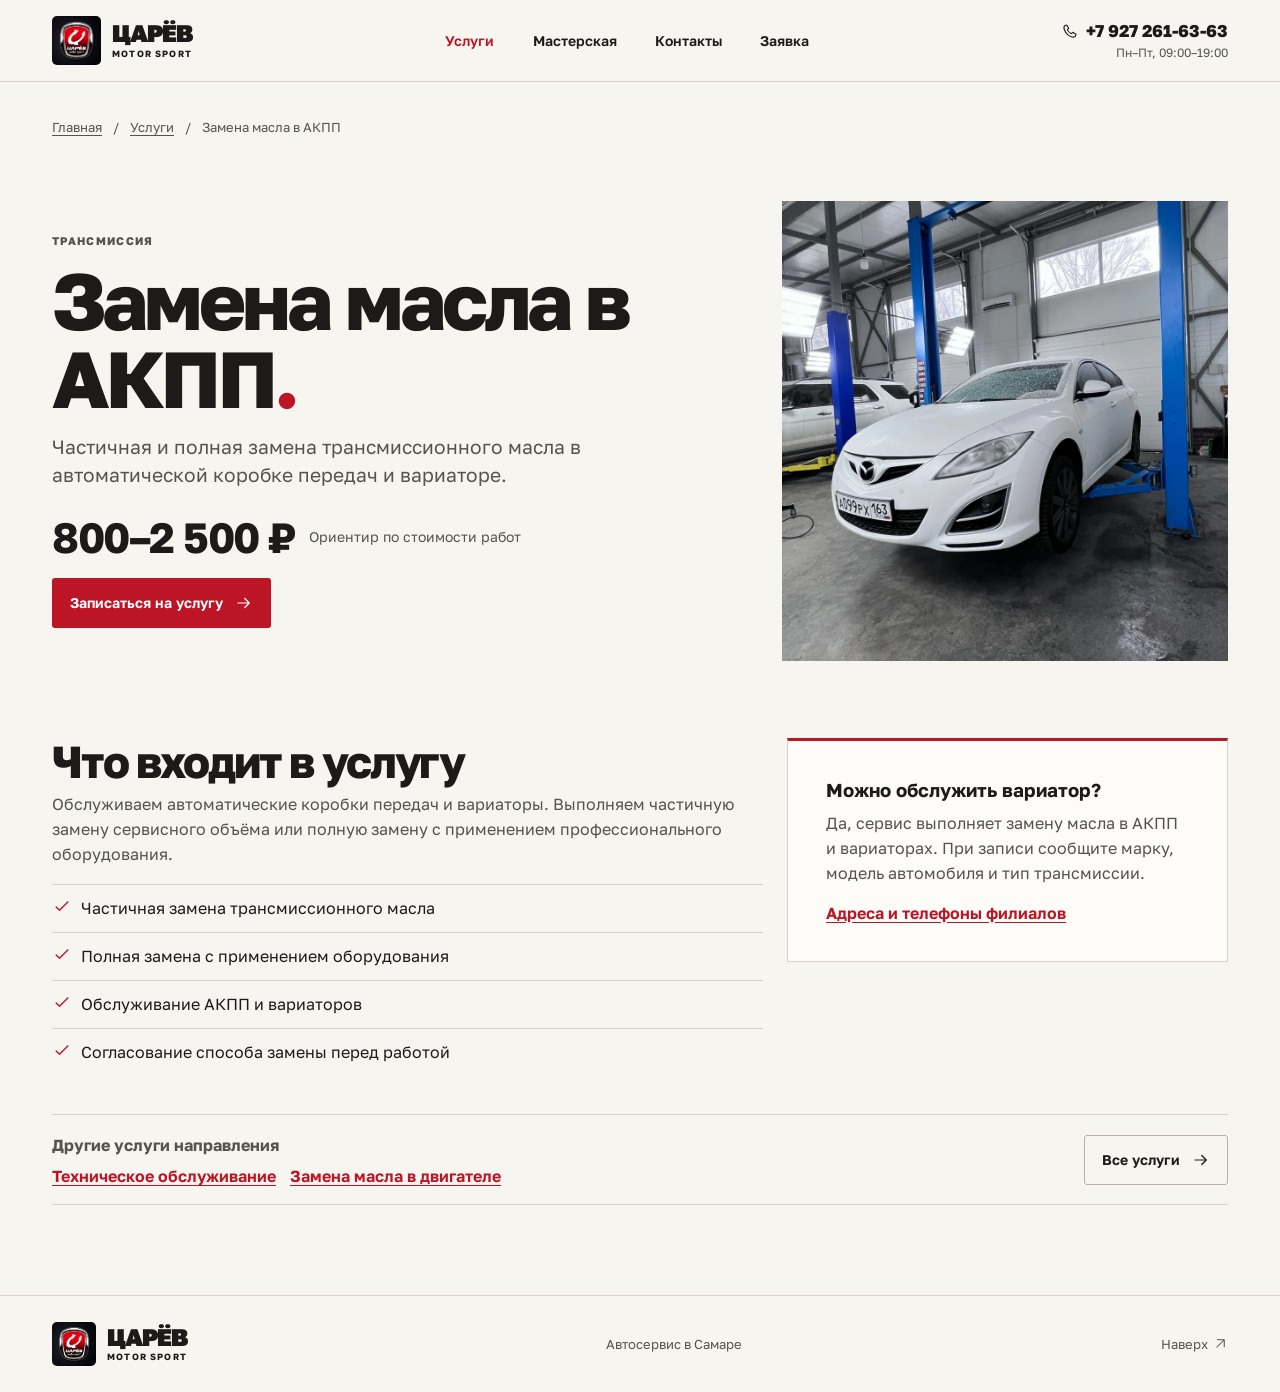
<file: uslugi/zamena-masla-akpp/index.html>
<!doctype html>
<html lang="ru">
<head>
  <meta charset="utf-8">
  <meta name="viewport" content="width=device-width, initial-scale=1">
  <meta name="theme-color" content="#f7f5f0">
  <meta name="robots" content="noindex,follow">
  <meta name="description" content="Частичная и полная замена трансмиссионного масла в автоматической коробке передач и вариаторе.">
  <title>Замена масла в АКПП — ЦАРЁВ motor sport</title>
  <link rel="icon" href="../../assets/logo.png">
  <link rel="stylesheet" href="../../style.css">
  
</head>
<body>
<svg class="symbols" xmlns="http://www.w3.org/2000/svg" aria-hidden="true">
    <symbol id="i-arrow" viewBox="0 0 24 24"><path d="M4 12h15m-6-6 6 6-6 6"/></symbol>
    <symbol id="i-out" viewBox="0 0 24 24"><path d="M6 18 18 6M7 6h11v11"/></symbol>
    <symbol id="i-pin" viewBox="0 0 24 24"><path d="M20 10c0 6-8 11-8 11S4 16 4 10a8 8 0 1 1 16 0Z"/><circle cx="12" cy="10" r="2.5"/></symbol>
    <symbol id="i-phone" viewBox="0 0 24 24"><path d="M7 3 4 4c-3 3 1 10 4 13s9 6 12 3l1-3-5-3-2 2c-3-1-5-3-6-6l2-2-3-5Z"/></symbol>
    <symbol id="i-plus" viewBox="0 0 24 24"><path d="M12 5v14M5 12h14"/></symbol>
    <symbol id="i-check" viewBox="0 0 24 24"><path d="m5 12 4 4 10-10"/></symbol>
  </svg>
<a class="skip" href="#main">К содержанию</a>
<header class="site-header" id="top"><div class="wrap header-inner">
    <a class="brand" href="../../" aria-label="ЦАРЁВ motor sport, главная"><img src="../../assets/logo.png" alt="" width="49" height="49"><span>ЦАРЁВ<small>MOTOR SPORT</small></span></a>
    <nav aria-label="Основная навигация"><a href="../../uslugi/" aria-current="page">Услуги</a><a href="../../masterskaya/">Мастерская</a><a href="../../kontakty/">Контакты</a><a href="../../zayavka/">Заявка</a></nav>
    <div class="header-call"><a href="tel:+79272616363"><svg aria-hidden="true"><use href="#i-phone"/></svg><span>+7 927 261-63-63</span></a><small>Пн–Пт, 09:00–19:00</small></div>
  </div></header>
<main id="main">
<article class="wrap page-shell service-page">
    <nav class="crumbs" aria-label="Хлебные крошки"><a href="../../">Главная</a><span aria-hidden="true">/</span><a href="../../uslugi/">Услуги</a><span aria-hidden="true">/</span><span aria-current="page">Замена масла в АКПП</span></nav>
    <div class="detail-head"><div>
      <p class="eyebrow">ТРАНСМИССИЯ</p>
      <h1>Замена масла в АКПП<span>.</span></h1>
      <p class="hero-intro">Частичная и полная замена трансмиссионного масла в автоматической коробке передач и вариаторе.</p>
      <div class="detail-cost"><strong>800–2 500 ₽</strong><span>Ориентир по стоимости работ</span></div>
      <a class="button primary" href="../../zayavka/?usluga=zamena-masla-akpp">Записаться на услугу <svg aria-hidden="true"><use href="#i-arrow"/></svg></a>
    </div><figure><img src="../../assets/mazda.webp" alt="Автомобиль в мастерской ЦАРЁВ" width="1350" height="1800" fetchpriority="high"></figure></div>
    <div class="detail-body"><div><h2>Что входит в услугу</h2><p>Обслуживаем автоматические коробки передач и вариаторы. Выполняем частичную замену сервисного объёма или полную замену с применением профессионального оборудования.</p>
    <ul class="work-list"><li><svg aria-hidden="true"><use href="#i-check"/></svg>Частичная замена трансмиссионного масла</li><li><svg aria-hidden="true"><use href="#i-check"/></svg>Полная замена с применением оборудования</li><li><svg aria-hidden="true"><use href="#i-check"/></svg>Обслуживание АКПП и вариаторов</li><li><svg aria-hidden="true"><use href="#i-check"/></svg>Согласование способа замены перед работой</li></ul>
    </div><aside class="detail-aside">
      <h3>Можно обслужить вариатор?</h3><p>Да, сервис выполняет замену масла в АКПП и вариаторах. При записи сообщите марку, модель автомобиля и тип трансмиссии.</p>
      
      <a class="text-link" href="../../kontakty/">Адреса и телефоны филиалов</a>
    </aside></div>
    <div class="page-callout">
      <div><p><strong>Другие услуги направления</strong></p><a class="text-link related-link" href="../../uslugi/tekhnicheskoe-obsluzhivanie/">Техническое обслуживание</a><a class="text-link related-link" href="../../uslugi/zamena-masla-dvigatelya/">Замена масла в двигателе</a></div>
      <a class="button outline" href="../">Все услуги <svg aria-hidden="true"><use href="#i-arrow"/></svg></a>
    </div>
  </article>
</main>
<footer><div class="wrap footer-inner"><a class="brand" href="../../" aria-label="ЦАРЁВ motor sport, главная"><img src="../../assets/logo.png" alt="" width="49" height="49"><span>ЦАРЁВ<small>MOTOR SPORT</small></span></a><p>Автосервис в Самаре</p><a class="top-link" href="#top">Наверх <svg aria-hidden="true"><use href="#i-out"/></svg></a></div></footer>
  <nav class="mobile-bar" aria-label="Быстрые действия">
    <a class="button outline" href="../../uslugi/">Все услуги</a>
    <a class="button primary" href="../../zayavka/">Запись в сервис <svg aria-hidden="true"><use href="#i-arrow"/></svg></a>
  </nav>
</body>
</html>
</file>
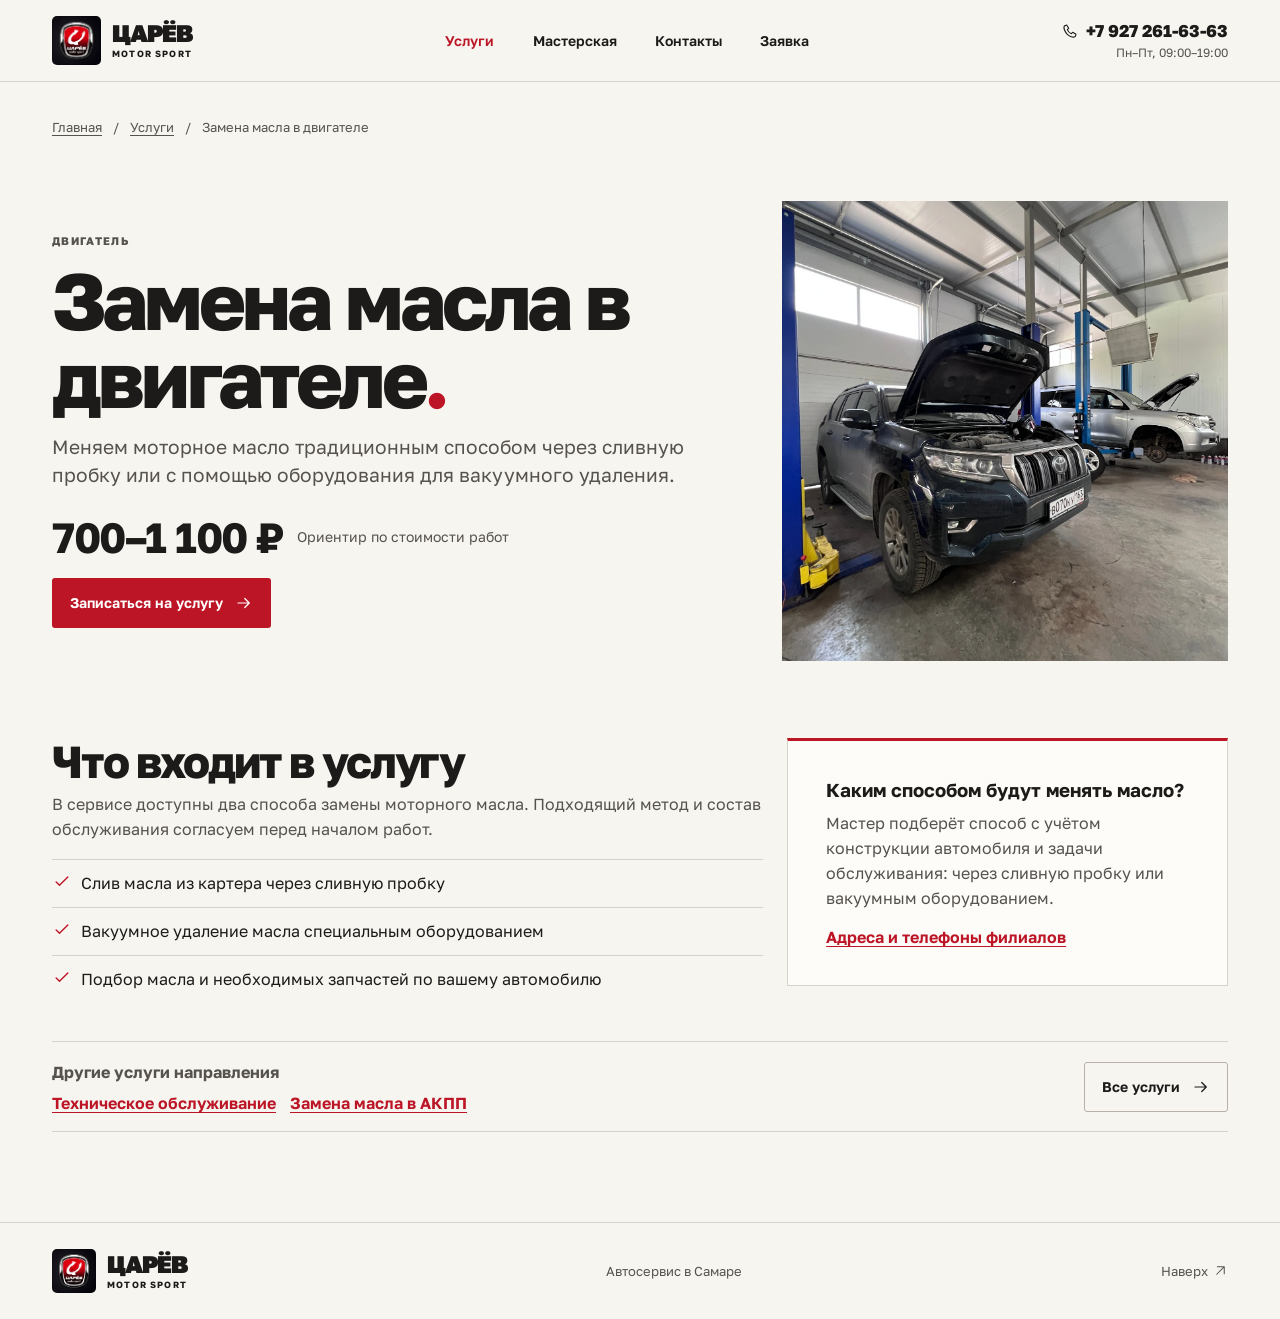
<file: uslugi/zamena-masla-dvigatelya/index.html>
<!doctype html>
<html lang="ru">
<head>
  <meta charset="utf-8">
  <meta name="viewport" content="width=device-width, initial-scale=1">
  <meta name="theme-color" content="#f7f5f0">
  <meta name="robots" content="noindex,follow">
  <meta name="description" content="Меняем моторное масло традиционным способом через сливную пробку или с помощью оборудования для вакуумного удаления.">
  <title>Замена масла в двигателе — ЦАРЁВ motor sport</title>
  <link rel="icon" href="../../assets/logo.png">
  <link rel="stylesheet" href="../../style.css">
  
</head>
<body>
<svg class="symbols" xmlns="http://www.w3.org/2000/svg" aria-hidden="true">
    <symbol id="i-arrow" viewBox="0 0 24 24"><path d="M4 12h15m-6-6 6 6-6 6"/></symbol>
    <symbol id="i-out" viewBox="0 0 24 24"><path d="M6 18 18 6M7 6h11v11"/></symbol>
    <symbol id="i-pin" viewBox="0 0 24 24"><path d="M20 10c0 6-8 11-8 11S4 16 4 10a8 8 0 1 1 16 0Z"/><circle cx="12" cy="10" r="2.5"/></symbol>
    <symbol id="i-phone" viewBox="0 0 24 24"><path d="M7 3 4 4c-3 3 1 10 4 13s9 6 12 3l1-3-5-3-2 2c-3-1-5-3-6-6l2-2-3-5Z"/></symbol>
    <symbol id="i-plus" viewBox="0 0 24 24"><path d="M12 5v14M5 12h14"/></symbol>
    <symbol id="i-check" viewBox="0 0 24 24"><path d="m5 12 4 4 10-10"/></symbol>
  </svg>
<a class="skip" href="#main">К содержанию</a>
<header class="site-header" id="top"><div class="wrap header-inner">
    <a class="brand" href="../../" aria-label="ЦАРЁВ motor sport, главная"><img src="../../assets/logo.png" alt="" width="49" height="49"><span>ЦАРЁВ<small>MOTOR SPORT</small></span></a>
    <nav aria-label="Основная навигация"><a href="../../uslugi/" aria-current="page">Услуги</a><a href="../../masterskaya/">Мастерская</a><a href="../../kontakty/">Контакты</a><a href="../../zayavka/">Заявка</a></nav>
    <div class="header-call"><a href="tel:+79272616363"><svg aria-hidden="true"><use href="#i-phone"/></svg><span>+7 927 261-63-63</span></a><small>Пн–Пт, 09:00–19:00</small></div>
  </div></header>
<main id="main">
<article class="wrap page-shell service-page">
    <nav class="crumbs" aria-label="Хлебные крошки"><a href="../../">Главная</a><span aria-hidden="true">/</span><a href="../../uslugi/">Услуги</a><span aria-hidden="true">/</span><span aria-current="page">Замена масла в двигателе</span></nav>
    <div class="detail-head"><div>
      <p class="eyebrow">ДВИГАТЕЛЬ</p>
      <h1>Замена масла в двигателе<span>.</span></h1>
      <p class="hero-intro">Меняем моторное масло традиционным способом через сливную пробку или с помощью оборудования для вакуумного удаления.</p>
      <div class="detail-cost"><strong>700–1 100 ₽</strong><span>Ориентир по стоимости работ</span></div>
      <a class="button primary" href="../../zayavka/?usluga=zamena-masla-dvigatelya">Записаться на услугу <svg aria-hidden="true"><use href="#i-arrow"/></svg></a>
    </div><figure><img src="../../assets/workshop.webp" alt="Автомобиль в мастерской ЦАРЁВ" width="1350" height="1800" fetchpriority="high"></figure></div>
    <div class="detail-body"><div><h2>Что входит в услугу</h2><p>В сервисе доступны два способа замены моторного масла. Подходящий метод и состав обслуживания согласуем перед началом работ.</p>
    <ul class="work-list"><li><svg aria-hidden="true"><use href="#i-check"/></svg>Слив масла из картера через сливную пробку</li><li><svg aria-hidden="true"><use href="#i-check"/></svg>Вакуумное удаление масла специальным оборудованием</li><li><svg aria-hidden="true"><use href="#i-check"/></svg>Подбор масла и необходимых запчастей по вашему автомобилю</li></ul>
    </div><aside class="detail-aside">
      <h3>Каким способом будут менять масло?</h3><p>Мастер подберёт способ с учётом конструкции автомобиля и задачи обслуживания: через сливную пробку или вакуумным оборудованием.</p>
      
      <a class="text-link" href="../../kontakty/">Адреса и телефоны филиалов</a>
    </aside></div>
    <div class="page-callout">
      <div><p><strong>Другие услуги направления</strong></p><a class="text-link related-link" href="../../uslugi/tekhnicheskoe-obsluzhivanie/">Техническое обслуживание</a><a class="text-link related-link" href="../../uslugi/zamena-masla-akpp/">Замена масла в АКПП</a></div>
      <a class="button outline" href="../">Все услуги <svg aria-hidden="true"><use href="#i-arrow"/></svg></a>
    </div>
  </article>
</main>
<footer><div class="wrap footer-inner"><a class="brand" href="../../" aria-label="ЦАРЁВ motor sport, главная"><img src="../../assets/logo.png" alt="" width="49" height="49"><span>ЦАРЁВ<small>MOTOR SPORT</small></span></a><p>Автосервис в Самаре</p><a class="top-link" href="#top">Наверх <svg aria-hidden="true"><use href="#i-out"/></svg></a></div></footer>
  <nav class="mobile-bar" aria-label="Быстрые действия">
    <a class="button outline" href="../../uslugi/">Все услуги</a>
    <a class="button primary" href="../../zayavka/">Запись в сервис <svg aria-hidden="true"><use href="#i-arrow"/></svg></a>
  </nav>
</body>
</html>
</file>
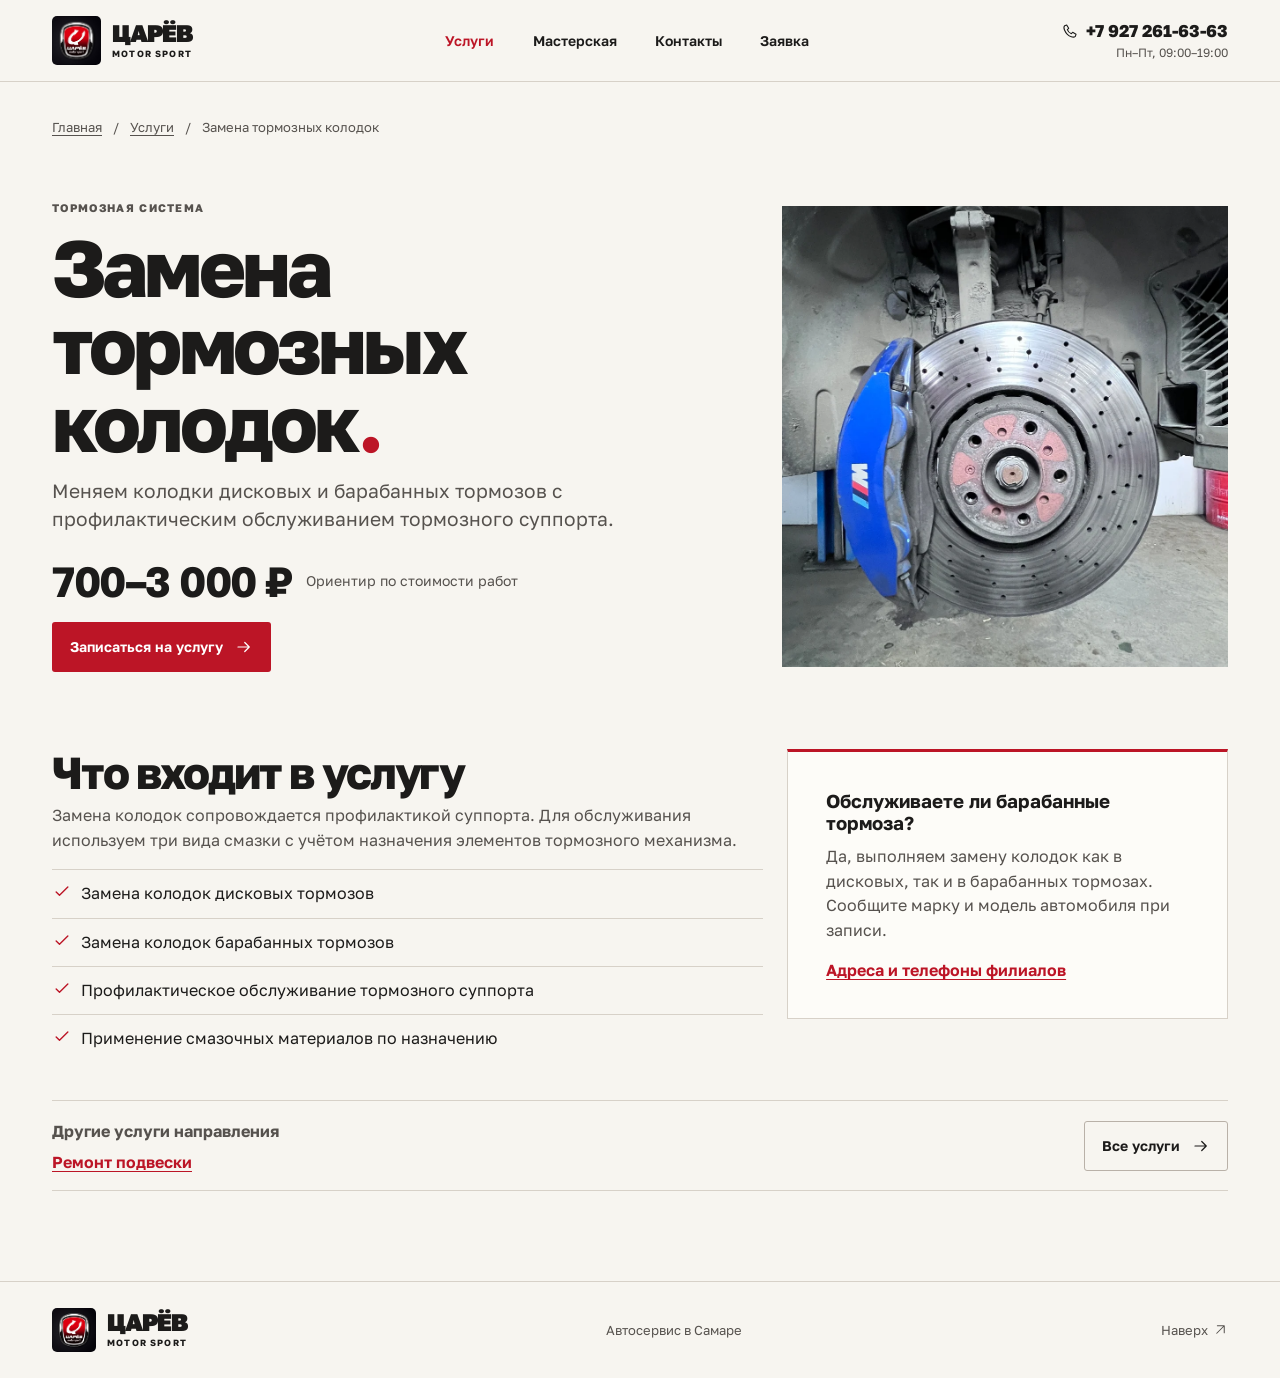
<file: uslugi/zamena-tormoznykh-kolodok/index.html>
<!doctype html>
<html lang="ru">
<head>
  <meta charset="utf-8">
  <meta name="viewport" content="width=device-width, initial-scale=1">
  <meta name="theme-color" content="#f7f5f0">
  <meta name="robots" content="noindex,follow">
  <meta name="description" content="Меняем колодки дисковых и барабанных тормозов с профилактическим обслуживанием тормозного суппорта.">
  <title>Замена тормозных колодок — ЦАРЁВ motor sport</title>
  <link rel="icon" href="../../assets/logo.png">
  <link rel="stylesheet" href="../../style.css">
  
</head>
<body>
<svg class="symbols" xmlns="http://www.w3.org/2000/svg" aria-hidden="true">
    <symbol id="i-arrow" viewBox="0 0 24 24"><path d="M4 12h15m-6-6 6 6-6 6"/></symbol>
    <symbol id="i-out" viewBox="0 0 24 24"><path d="M6 18 18 6M7 6h11v11"/></symbol>
    <symbol id="i-pin" viewBox="0 0 24 24"><path d="M20 10c0 6-8 11-8 11S4 16 4 10a8 8 0 1 1 16 0Z"/><circle cx="12" cy="10" r="2.5"/></symbol>
    <symbol id="i-phone" viewBox="0 0 24 24"><path d="M7 3 4 4c-3 3 1 10 4 13s9 6 12 3l1-3-5-3-2 2c-3-1-5-3-6-6l2-2-3-5Z"/></symbol>
    <symbol id="i-plus" viewBox="0 0 24 24"><path d="M12 5v14M5 12h14"/></symbol>
    <symbol id="i-check" viewBox="0 0 24 24"><path d="m5 12 4 4 10-10"/></symbol>
  </svg>
<a class="skip" href="#main">К содержанию</a>
<header class="site-header" id="top"><div class="wrap header-inner">
    <a class="brand" href="../../" aria-label="ЦАРЁВ motor sport, главная"><img src="../../assets/logo.png" alt="" width="49" height="49"><span>ЦАРЁВ<small>MOTOR SPORT</small></span></a>
    <nav aria-label="Основная навигация"><a href="../../uslugi/" aria-current="page">Услуги</a><a href="../../masterskaya/">Мастерская</a><a href="../../kontakty/">Контакты</a><a href="../../zayavka/">Заявка</a></nav>
    <div class="header-call"><a href="tel:+79272616363"><svg aria-hidden="true"><use href="#i-phone"/></svg><span>+7 927 261-63-63</span></a><small>Пн–Пт, 09:00–19:00</small></div>
  </div></header>
<main id="main">
<article class="wrap page-shell service-page">
    <nav class="crumbs" aria-label="Хлебные крошки"><a href="../../">Главная</a><span aria-hidden="true">/</span><a href="../../uslugi/">Услуги</a><span aria-hidden="true">/</span><span aria-current="page">Замена тормозных колодок</span></nav>
    <div class="detail-head"><div>
      <p class="eyebrow">ТОРМОЗНАЯ СИСТЕМА</p>
      <h1>Замена тормозных колодок<span>.</span></h1>
      <p class="hero-intro">Меняем колодки дисковых и барабанных тормозов с профилактическим обслуживанием тормозного суппорта.</p>
      <div class="detail-cost"><strong>700–3 000 ₽</strong><span>Ориентир по стоимости работ</span></div>
      <a class="button primary" href="../../zayavka/?usluga=zamena-tormoznykh-kolodok">Записаться на услугу <svg aria-hidden="true"><use href="#i-arrow"/></svg></a>
    </div><figure><img src="../../assets/brakes.webp" alt="Автомобиль в мастерской ЦАРЁВ" width="1350" height="1800" fetchpriority="high"></figure></div>
    <div class="detail-body"><div><h2>Что входит в услугу</h2><p>Замена колодок сопровождается профилактикой суппорта. Для обслуживания используем три вида смазки с учётом назначения элементов тормозного механизма.</p>
    <ul class="work-list"><li><svg aria-hidden="true"><use href="#i-check"/></svg>Замена колодок дисковых тормозов</li><li><svg aria-hidden="true"><use href="#i-check"/></svg>Замена колодок барабанных тормозов</li><li><svg aria-hidden="true"><use href="#i-check"/></svg>Профилактическое обслуживание тормозного суппорта</li><li><svg aria-hidden="true"><use href="#i-check"/></svg>Применение смазочных материалов по назначению</li></ul>
    </div><aside class="detail-aside">
      <h3>Обслуживаете ли барабанные тормоза?</h3><p>Да, выполняем замену колодок как в дисковых, так и в барабанных тормозах. Сообщите марку и модель автомобиля при записи.</p>
      
      <a class="text-link" href="../../kontakty/">Адреса и телефоны филиалов</a>
    </aside></div>
    <div class="page-callout">
      <div><p><strong>Другие услуги направления</strong></p><a class="text-link related-link" href="../../uslugi/remont-podveski/">Ремонт подвески</a></div>
      <a class="button outline" href="../">Все услуги <svg aria-hidden="true"><use href="#i-arrow"/></svg></a>
    </div>
  </article>
</main>
<footer><div class="wrap footer-inner"><a class="brand" href="../../" aria-label="ЦАРЁВ motor sport, главная"><img src="../../assets/logo.png" alt="" width="49" height="49"><span>ЦАРЁВ<small>MOTOR SPORT</small></span></a><p>Автосервис в Самаре</p><a class="top-link" href="#top">Наверх <svg aria-hidden="true"><use href="#i-out"/></svg></a></div></footer>
  <nav class="mobile-bar" aria-label="Быстрые действия">
    <a class="button outline" href="../../uslugi/">Все услуги</a>
    <a class="button primary" href="../../zayavka/">Запись в сервис <svg aria-hidden="true"><use href="#i-arrow"/></svg></a>
  </nav>
</body>
</html>
</file>
<file: style.css>
@font-face {
  font-family: Golos;
  src: url("assets/golos-text.ttf") format("truetype");
  font-weight: 400 900;
  font-display: swap;
}

:root {
  --paper: #f7f5f0;
  --white: #fdfcf8;
  --ink: #1c1b1a;
  --subtle: #56524e;
  --rule: #d7d1c8;
  --red: #bc1526;
  --red-dark: #98101d;
  color: var(--ink);
  background: var(--paper);
  font-family: Golos, Arial, sans-serif;
  font-synthesis: none;
}

*, *::before, *::after { box-sizing: border-box; }
html { scroll-padding-top: 25px; }
body, h1, h2, h3, p, figure, dl, dd { margin: 0; }
a { color: inherit; text-decoration: none; }
button, select { font: inherit; }
button, summary, select { cursor: pointer; }
img { display: block; width: 100%; height: auto; }
[hidden] { display: none !important; }
:focus-visible { outline: 3px solid #3879db; outline-offset: 4px; }
svg { width: 20px; height: 20px; fill: none; stroke: currentColor; stroke-width: 1.65; stroke-linecap: round; stroke-linejoin: round; flex: none; }
.symbols { position: absolute; width: 0; height: 0; overflow: hidden; }
.skip { position: absolute; top: 8px; left: 8px; transform: translateY(-150%); z-index: 10; background: var(--white); padding: 12px; }
.skip:focus { transform: none; }
.wrap { width: min(1336px, calc(100% - 104px)); margin-inline: auto; }

.site-header { border-bottom: 1px solid var(--rule); }
.header-inner { min-height: 81px; display: flex; justify-content: space-between; align-items: center; gap: 24px; }
.brand { display: inline-flex; align-items: center; gap: 11px; flex: none; font-size: 24px; font-weight: 900; line-height: .95; letter-spacing: -.045em; }
.brand img { width: 49px; height: 49px; border-radius: 5px; }
.brand small { display: block; margin-top: 5px; font-size: 9px; letter-spacing: .13em; font-weight: 700; }
.header-inner nav { display: flex; align-items: center; gap: clamp(20px, 3vw, 46px); font-size: 14px; font-weight: 600; }
.header-inner nav a { display: inline-flex; align-items: center; min-height: 44px; }
.header-inner nav a:hover, .header-call a:hover, .top-link:hover { color: var(--red); }
.header-call { text-align: right; }
.header-call a { font-weight: 750; font-size: 17px; display: flex; align-items: center; justify-content: flex-end; gap: 8px; white-space: nowrap; }
.header-call svg { width: 16px; height: 16px; }
.header-call small { color: var(--subtle); font-size: 12px; }

.hero { display: grid; grid-template-columns: 1fr 1.05fr; align-items: stretch; padding-top: 28px; }
.hero-copy { padding: clamp(35px, 5vw, 86px) 28px 48px 0; }
.eyebrow, .index, .branch-label { font-weight: 750; letter-spacing: .12em; font-size: 11px; display: flex; align-items: center; gap: 9px; }
.eyebrow { color: var(--subtle); }
.eyebrow svg { width: 17px; height: 17px; color: var(--red); }
.eyebrow span { width: 3px; height: 3px; border-radius: 50%; background: #817a73; }
h1 { font-size: clamp(56px, 6.55vw, 104px); font-weight: 760; line-height: .98; letter-spacing: -.048em; margin-top: 24px; }
h1 span { color: var(--red); }
.hero-intro { font-size: clamp(17px, 1.5vw, 22px); line-height: 1.46; color: var(--subtle); max-width: 410px; margin-top: 25px; }
.hero-actions, .branch-actions { display: flex; gap: 10px; flex-wrap: wrap; }
.hero-actions { margin-top: 27px; }
.button { min-height: 50px; display: inline-flex; align-items: center; justify-content: center; gap: 12px; padding: 10px 17px; font-size: 14px; line-height: 1.3; font-weight: 650; border: 1px solid transparent; border-radius: 3px; text-align: center; transition: color .15s, background .15s, border-color .15s; }
.button svg { width: 18px; height: 18px; }
.primary { color: #fff; background: var(--red); }
.primary:hover { background: var(--red-dark); }
.outline { border-color: #b9b1a8; }
.outline:hover { border-color: var(--ink); background: #ede8df; }

.hero-visual { position: relative; isolation: isolate; overflow: hidden; min-height: 430px; background: #292723; }
.hero-visual img { position: absolute; height: 100%; object-fit: cover; object-position: center 56%; }
.hero-visual figcaption { position: absolute; bottom: 15px; left: 15px; background: #1c1b1a; color: #fff; padding: 10px 13px; font-size: 12px; display: flex; align-items: center; gap: 9px; }
.hero-visual figcaption span { width: 6px; height: 6px; background: #f24a54; }
.facts { grid-column: 1 / -1; border-block: 1px solid var(--rule); margin-top: 25px; display: grid; grid-template-columns: repeat(3, 1fr); }
.facts div { display: flex; align-items: center; gap: 14px; padding: 21px 18px 21px 23px; border-left: 1px solid var(--rule); }
.facts div:first-child { padding-left: 0; border-left: 0; }
.facts dt { font-size: clamp(20px, 2vw, 34px); font-weight: 800; letter-spacing: -.04em; white-space: nowrap; }
.facts dd { font-size: 12px; color: var(--subtle); line-height: 1.5; }

.section { padding-block: clamp(56px, 7vw, 105px); }
.section-head { display: flex; align-items: end; justify-content: space-between; gap: 20px 40px; margin-bottom: 30px; }
.index { margin-bottom: 15px; }
.index b { display: inline-grid; place-items: center; background: var(--red); color: #fff; width: 29px; height: 27px; font-size: 11px; letter-spacing: .04em; }
h2 { font-size: clamp(38px, 4.65vw, 72px); line-height: 1.03; letter-spacing: -.05em; font-weight: 760; }
.section-head > p { max-width: 345px; color: var(--subtle); font-size: 15px; line-height: 1.55; }
.price-layout { display: grid; grid-template-columns: minmax(0, 1fr) minmax(305px, .43fr); gap: 20px; align-items: start; }
.estimate-jump { display: none; }
.price-list { background: var(--white); border: 1px solid var(--rule); }
.price-heading { padding: 13px 19px; background: #eae5dc; display: flex; justify-content: space-between; gap: 12px; color: var(--subtle); font-size: 11px; text-transform: uppercase; letter-spacing: .10em; font-weight: 700; }
.price-row { position: relative; display: grid; grid-template-columns: 21px minmax(0, 1fr) auto; align-items: center; gap: 12px; padding: 10px 19px; min-height: 58px; border-top: 1px solid var(--rule); cursor: pointer; font-size: 15px; font-weight: 550; }
.price-row:hover { background: #f0ece4; }
.price-row:has(:checked) { background: #faefec; }
.price-row input { position: absolute; left: 19px; opacity: 0; width: 21px; height: 21px; margin: 0; }
.tick { width: 21px; height: 21px; border: 1px solid #aaa199; border-radius: 2px; display: grid; place-items: center; }
.tick svg { width: 16px; height: 16px; stroke-width: 2.2; visibility: hidden; }
input:checked + .tick { background: var(--red); color: #fff; border-color: var(--red); }
input:checked + .tick svg { visibility: visible; }
input:focus-visible + .tick { outline: 3px solid #3879db; outline-offset: 3px; }
.price-row strong { white-space: nowrap; font-size: 15px; font-weight: 750; font-variant-numeric: tabular-nums; }
.price-row small { color: var(--subtle); font-weight: 550; }
.price-foot { color: var(--subtle); font-size: 13px; line-height: 1.5; margin-top: 14px; }
.estimate { background: var(--ink); color: var(--white); padding: clamp(20px, 2.4vw, 34px); }
.estimate-top { min-height: 44px; display: flex; gap: 8px; align-items: center; justify-content: space-between; }
.estimate h3 { font-size: 21px; letter-spacing: -.04em; }
.reset { min-height: 44px; border: 0; padding: 0 3px; color: #e1d9d0; background: none; text-decoration: underline; text-underline-offset: 3px; font-size: 13px; }
.estimate-live { border-bottom: 1px solid #615a53; margin-bottom: 16px; padding-block: 16px; }
.total { font-size: clamp(26px, 2.65vw, 42px); font-weight: 800; letter-spacing: -.04em; font-variant-numeric: tabular-nums; }
.estimate-note, .estimate-foot, .hour-control { font-size: 13px; line-height: 1.55; color: #e1d9d0; }
.estimate-note { margin-top: 4px; }
.hour-control { margin-bottom: 16px; }
.hour-control select { display: block; width: 100%; margin-top: 5px; min-height: 42px; padding: 5px 8px; background: #fffdf8; color: var(--ink); border: 1px solid var(--rule); border-radius: 3px; }
.estimate .button { margin-top: 18px; width: 100%; justify-content: space-between; }

.garage { background: #222120; color: var(--white); }
.garage .section-head > p, .steps p { color: #ded7ce; }
.garage-layout { display: grid; grid-template-columns: minmax(0, .78fr) minmax(0, 1.22fr); gap: clamp(24px, 4vw, 70px); }
.steps { padding: 0; margin: 0; list-style: none; }
.steps li { border-top: 1px solid #625b56; display: grid; grid-template-columns: 35px 1fr; padding: 18px 0; gap: 12px; }
.steps li > span { font-size: 12px; font-weight: 750; color: #ff727b; padding-top: 4px; }
.steps h3 { font-size: clamp(19px, 2vw, 25px); letter-spacing: -.035em; }
.steps p { font-size: 14px; line-height: 1.55; margin-top: 7px; max-width: 360px; }
.garage-photos { display: grid; grid-template-columns: 1fr 1fr; gap: 10px; }
.garage-photos img { height: clamp(250px, 29vw, 410px); object-fit: cover; object-position: center 59%; }

.contacts { padding-bottom: 0; }
.branches { display: grid; grid-template-columns: repeat(2, minmax(0, 1fr)); gap: 14px; }
.branch { padding: clamp(20px, 3.15vw, 46px); background: var(--white); border: 1px solid var(--rule); border-top: 3px solid var(--red); }
.branch-label { color: var(--subtle); }
.branch-label svg { width: 17px; height: 17px; color: var(--red); }
.branch h3 { font-size: clamp(23px, 3.1vw, 43px); font-weight: 800; letter-spacing: -.04em; margin-top: 14px; line-height: 1.08; }
.branch-phones { margin-block: 21px; border-top: 1px solid var(--rule); }
.branch-phones div { display: flex; flex-wrap: wrap; justify-content: space-between; align-items: center; gap: 2px 14px; border-bottom: 1px solid var(--rule); min-height: 47px; font-size: 14px; }
.branch-phones div span { color: var(--subtle); }
.branch-phones a { display: inline-flex; align-items: center; min-height: 44px; font-weight: 750; white-space: nowrap; }
.branch-phones a:hover { color: var(--red); text-decoration: underline; }
.offer { display: flex; align-items: center; gap: clamp(16px, 3vw, 36px); border-block: 1px solid var(--rule); padding: 17px 0; margin-top: 20px; }
.offer strong { font-size: clamp(32px, 4vw, 52px); line-height: 1; color: var(--red); letter-spacing: -.045em; }
.offer p { display: grid; gap: 3px; font-size: 15px; }
.offer p span { font-size: 13px; color: var(--subtle); }
.faq { display: grid; grid-template-columns: 1fr 1.25fr; gap: 24px; }
.faq h2 { font-size: clamp(32px, 3.55vw, 56px); }
details { border-top: 1px solid var(--rule); }
details:last-child { border-bottom: 1px solid var(--rule); }
summary { list-style: none; display: flex; justify-content: space-between; align-items: center; gap: 16px; padding-block: 16px; min-height: 53px; font-size: 15px; font-weight: 650; }
summary::-webkit-details-marker { display: none; }
summary svg { color: var(--red); }
details[open] svg { transform: rotate(45deg); }
details p { padding-bottom: 16px; color: var(--subtle); font-size: 14px; line-height: 1.55; }
footer { border-top: 1px solid var(--rule); }
.footer-inner { min-height: 96px; display: flex; align-items: center; justify-content: space-between; gap: 12px 25px; }
.footer-inner .brand img { width: 44px; height: 44px; }
.footer-inner p, .top-link { font-size: 13px; color: var(--subtle); }
.top-link { display: inline-flex; align-items: center; gap: 5px; min-height: 44px; }
.top-link svg { width: 15px; height: 15px; }
.mobile-bar { display: none; }

@media (max-width: 1080px) {
  .wrap { width: calc(100% - 64px); }
  .facts div { display: block; }
  .facts dd { margin-top: 5px; }
}

@media (max-width: 760px) {
  html { scroll-padding-block: 84px 74px; }
  body { padding-bottom: calc(68px + env(safe-area-inset-bottom)); }
  .wrap { width: calc(100% - 36px); }
  .header-inner { min-height: 66px; gap: 8px; }
  .brand { font-size: 21px; gap: 8px; }
  .brand img { width: 43px; height: 43px; }
  .brand small { font-size: 8px; }
  .header-inner nav { display: none; }
  .header-call a { font-size: 14px; min-height: 28px; }
  .header-call small { font-size: 10px; }
  .header-call svg { width: 13px; height: 13px; }
  .hero { grid-template-columns: 1fr; padding-top: 0; }
  .hero-copy { padding: 28px 0 22px; }
  h1 { font-size: clamp(45px, 10.8vw, 72px); margin-top: 15px; }
  .hero-intro { margin-top: 13px; font-size: 16px; }
  .hero-actions { margin-top: 17px; gap: 7px; }
  .hero-actions .button { padding-inline: 10px; min-height: 46px; }
  .hero-visual { min-height: clamp(190px, 50vw, 320px); }
  .hero-visual figcaption { left: 8px; bottom: 8px; font-size: 10px; padding: 7px 8px; }
  .facts { margin-top: 17px; }
  .facts div { padding: 11px 7px 13px 9px; }
  .facts dt { white-space: normal; font-size: clamp(15px, 4.5vw, 25px); }
  .facts dd { font-size: clamp(9px, 2.8vw, 13px); line-height: 1.4; }
  .facts dd br { display: none; }
  .section { padding-block: 48px; }
  .section-head { display: block; margin-bottom: 20px; }
  .section-head > p { margin-top: 12px; }
  .index { margin-bottom: 11px; }
  .price-layout, .garage-layout, .branches, .faq { grid-template-columns: 1fr; }
  .price-header { position: sticky; top: 0; z-index: 1; }
  .estimate-jump { display: flex; min-height: 44px; align-items: center; justify-content: space-between; gap: 8px; padding: 7px 11px; color: white; background: var(--ink); font-size: 13px; font-weight: 650; }
  .estimate-jump svg { width: 17px; height: 17px; }
  .price-row, .price-heading { padding-inline: 11px; }
  .price-row input { left: 11px; }
  .price-row { gap: 8px; grid-template-columns: 20px minmax(0, 1fr) auto; font-size: 13px; }
  .price-row strong { font-size: 13px; }
  .price-row strong small { display: block; text-align: right; }
  .price-layout { gap: 12px; }
  .garage-photos img { height: clamp(170px, 55vw, 280px); }
  .garage-layout { gap: 10px; }
  .contacts { padding-bottom: 0; }
  .branch-phones { margin-block: 16px; }
  .branch-actions { gap: 7px; }
  .branch-actions .button { min-height: 46px; padding-inline: 8px; gap: 6px; font-size: 12px; }
  .branch-actions .button svg { width: 15px; height: 15px; }
  .footer-inner { min-height: 80px; flex-wrap: wrap; padding-block: 12px; }
  .footer-inner p { display: none; }
  .mobile-bar { display: grid; grid-template-columns: .75fr 1.25fr; gap: 8px; position: fixed; z-index: 2; bottom: 0; inset-inline: 0; background: var(--paper); border-top: 1px solid var(--rule); padding: 8px 18px calc(8px + env(safe-area-inset-bottom)); }
  .mobile-bar .button { min-height: 46px; font-size: 13px; padding-inline: 8px; }
}

@media (max-width: 350px) {
  .wrap { width: calc(100% - 28px); }
  .header-call svg { display: none; }
  .price-row { grid-template-columns: 20px 1fr; padding-block: 8px; row-gap: 4px; }
  .price-row strong { grid-column: 2; }
  .price-row strong small { display: inline; }
}

@media (prefers-reduced-motion: reduce) {
  *, *::before, *::after { transition: none !important; }
}

/* Shared page layouts */
.header-inner nav a[aria-current] { color: var(--red); }
.text-link { color: var(--red); font-weight: 650; text-decoration: underline; text-underline-offset: 3px; }
.text-link:hover { color: var(--red-dark); }
.page-shell { padding-block: 29px clamp(55px, 7vw, 105px); }
.crumbs { display: flex; flex-wrap: wrap; align-items: center; gap: 3px 11px; margin-bottom: clamp(22px, 4.5vw, 62px); color: var(--subtle); font-size: 13px; line-height: 1.4; }
.crumbs a { display: inline-flex; align-items: center; min-height: 32px; text-decoration: underline; text-underline-offset: 3px; }
.page-intro { padding-bottom: 34px; }
.page-shell h1 { margin-top: 14px; font-size: clamp(44px, 6.2vw, 90px); overflow-wrap: anywhere; }
.page-shell .hero-intro { max-width: 660px; margin-top: 16px; }
.page-callout { margin-top: 38px; padding-block: 18px; border-block: 1px solid var(--rule); display: flex; align-items: center; justify-content: space-between; flex-wrap: wrap; gap: 14px; }
.page-callout p { color: var(--subtle); line-height: 1.55; }
.contact-intro { padding-bottom: 0; }
.contact-intro + .contacts { padding: 10px 0 clamp(55px, 7vw, 105px); }
.teaser { display: grid; grid-template-columns: minmax(0, 1fr) minmax(0, .85fr); gap: clamp(25px, 7vw, 100px); align-items: center; }
.teaser p:not(.index), .workshop-process > div > p:last-child { max-width: 470px; margin-top: 14px; color: #ded7ce; line-height: 1.6; }
.teaser .button, .workshop-head .button { margin-top: 24px; }
.teaser img { max-height: 300px; object-fit: cover; object-position: center 61%; }

/* Service directory and individual service pages */
.catalog-nav { display: flex; flex-wrap: wrap; gap: 8px; padding-bottom: 25px; }
.catalog-nav a { display: inline-flex; align-items: center; min-height: 44px; gap: 10px; border: 1px solid var(--rule); background: var(--white); padding: 8px 12px; font-size: 13px; font-weight: 650; }
.catalog-nav a:hover { border-color: var(--red); color: var(--red); }
.catalog-nav svg { width: 15px; height: 15px; }
.catalog-group { display: grid; grid-template-columns: minmax(0, .57fr) minmax(0, 1fr); gap: clamp(14px, 3vw, 42px); border-top: 1px solid var(--rule); padding-block: 24px; }
.catalog-title h2, .detail-body h2 { font-size: clamp(27px, 3.5vw, 49px); letter-spacing: -.048em; }
.catalog-title p:not(.index), .catalog-job p, .detail-body p { margin-top: 8px; color: var(--subtle); line-height: 1.55; }
.catalog-title p:not(.index), .catalog-job p { font-size: 14px; }
.catalog-list { display: grid; align-content: start; gap: 6px; }
.catalog-job { display: grid; grid-template-columns: minmax(0, 1fr) max-content 20px; align-items: center; gap: 10px; padding: 17px; background: var(--white); border: 1px solid var(--rule); }
.catalog-job:hover { border-color: var(--red); }
.catalog-job:hover h3, .catalog-job > svg { color: var(--red); }
.catalog-job h3 { font-size: 18px; letter-spacing: -.03em; }
.catalog-job strong { font-size: 14px; }
.detail-head { display: grid; grid-template-columns: minmax(0, 1fr) minmax(0, .67fr); gap: clamp(22px, 5vw, 75px); align-items: center; }
.detail-head figure { background: var(--ink); }
.detail-head img { height: clamp(310px, 36vw, 485px); object-fit: cover; object-position: center 56%; }
.detail-cost { display: flex; flex-wrap: wrap; align-items: center; gap: 5px 13px; margin-block: 23px 16px; }
.detail-cost strong { font-size: clamp(24px, 3.3vw, 45px); letter-spacing: -.035em; }
.detail-cost span { color: var(--subtle); font-size: 14px; }
.detail-body { display: grid; grid-template-columns: minmax(0, 1fr) minmax(0, .62fr); gap: 24px; align-items: start; margin-top: clamp(36px, 6vw, 82px); }
.work-list { list-style: none; padding: 0; margin: 17px 0 0; }
.work-list li { display: flex; gap: 9px; align-items: flex-start; border-top: 1px solid var(--rule); padding: 12px 0; line-height: 1.45; }
.work-list svg { color: var(--red); }
.detail-aside { background: var(--white); border: 1px solid var(--rule); border-top: 3px solid var(--red); padding: clamp(17px, 3vw, 38px); }
.detail-aside p { color: var(--subtle); margin-top: 10px; line-height: 1.55; }
.detail-aside > a { display: inline-block; margin-top: 17px; }
.related-link { display: inline-block; margin: 8px 14px 0 0; }

/* Workshop and booking */
.workshop-process { display: grid; grid-template-columns: minmax(0, .85fr) minmax(0, 1fr); gap: clamp(23px, 6vw, 90px); }
.workshop-gallery { display: grid; grid-template-columns: repeat(4, minmax(0, 1fr)); gap: 12px; }
.workshop-gallery img { aspect-ratio: 4 / 5; object-fit: cover; }
.workshop-gallery figcaption { padding-top: 8px; color: var(--subtle); font-size: 13px; }
.request-layout { display: grid; grid-template-columns: minmax(0, 1fr) minmax(0, .64fr); gap: 20px; align-items: start; }
.request-form { display: grid; gap: 15px; background: var(--white); border: 1px solid var(--rule); padding: clamp(16px, 3vw, 40px); }
.request-mode { padding: 12px; background: #f0eae1; line-height: 1.55; font-size: 14px; }
.form-grid { display: grid; grid-template-columns: repeat(2, minmax(0, 1fr)); gap: 12px; }
.request-form label { display: block; font-size: 14px; font-weight: 650; }
.request-form label span, .field-hint { color: var(--subtle); font-size: 12px; font-weight: 400; }
.field-hint { margin-top: -9px; }
.request-form input, .request-form select, .request-form textarea { display: block; width: 100%; min-height: 46px; margin-top: 5px; padding: 9px; background: var(--paper); border: 1px solid #aaa199; border-radius: 2px; color: var(--ink); font: inherit; font-size: 16px; }
.request-form textarea { resize: vertical; }
.request-form .button { justify-self: start; }
.request-form button:disabled { opacity: .65; cursor: default; }
.request-result { border-top: 1px solid var(--rule); padding-top: 15px; }
.request-result h2, .request-aside h2 { font-size: clamp(23px, 2.4vw, 33px); letter-spacing: -.04em; }
.request-result p { margin: 8px 0 14px; color: var(--subtle); }
.request-aside div { display: grid; gap: 4px; margin-top: 15px; border-top: 1px solid var(--rule); padding-top: 13px; }

@media (max-width: 760px) {
  .header-inner { display: grid; grid-template-columns: 1fr auto; padding-top: 8px; gap: 3px 8px; }
  .header-inner nav { display: flex; grid-column: 1 / -1; grid-row: 2; justify-content: space-between; gap: 7px; font-size: clamp(11px, 3.5vw, 14px); }
  .header-inner nav a { min-height: 44px; }
  .header-call { grid-column: 2; grid-row: 1; }
  .page-shell { padding-top: 15px; }
  .page-shell h1 { font-size: clamp(36px, 10vw, 60px); }
  .page-intro { padding-bottom: 22px; }
  .crumbs { margin-bottom: 24px; }
  .teaser, .catalog-group, .detail-head, .detail-body, .workshop-process, .request-layout { grid-template-columns: 1fr; }
  .catalog-job { grid-template-columns: minmax(0, 1fr) 18px; padding: 12px; }
  .catalog-job div { grid-column: 1; }
  .catalog-job strong { grid-row: 2; grid-column: 1; }
  .catalog-job > svg { grid-column: 2; grid-row: 1 / span 2; }
  .detail-head img { height: clamp(220px, 60vw, 345px); }
  .workshop-gallery { grid-template-columns: repeat(2, minmax(0, 1fr)); }
  .form-grid { grid-template-columns: 1fr; }
}

.home-services { padding-top: clamp(50px, 6vw, 86px); }
.home-services .eyebrow { margin-bottom: 12px; }
.home-services h2 { font-size: clamp(35px, 4.3vw, 63px); }
.home-service-grid { display: grid; grid-template-columns: repeat(4, minmax(0, 1fr)); gap: 8px; }
.home-service-grid a { display: flex; align-items: center; justify-content: space-between; gap: 9px; min-height: 64px; padding: 12px 14px; background: var(--white); border: 1px solid var(--rule); font-size: 14px; }
.home-service-grid a:hover { border-color: var(--red); }
.home-service-grid svg { width: 17px; height: 17px; color: var(--red); }

@media (max-width: 760px) {
  .home-services .section-head .button { margin-top: 14px; }
  .home-service-grid { grid-template-columns: repeat(2, minmax(0, 1fr)); }
  .home-service-grid a { padding: 9px; font-size: 13px; }
}
</file>
